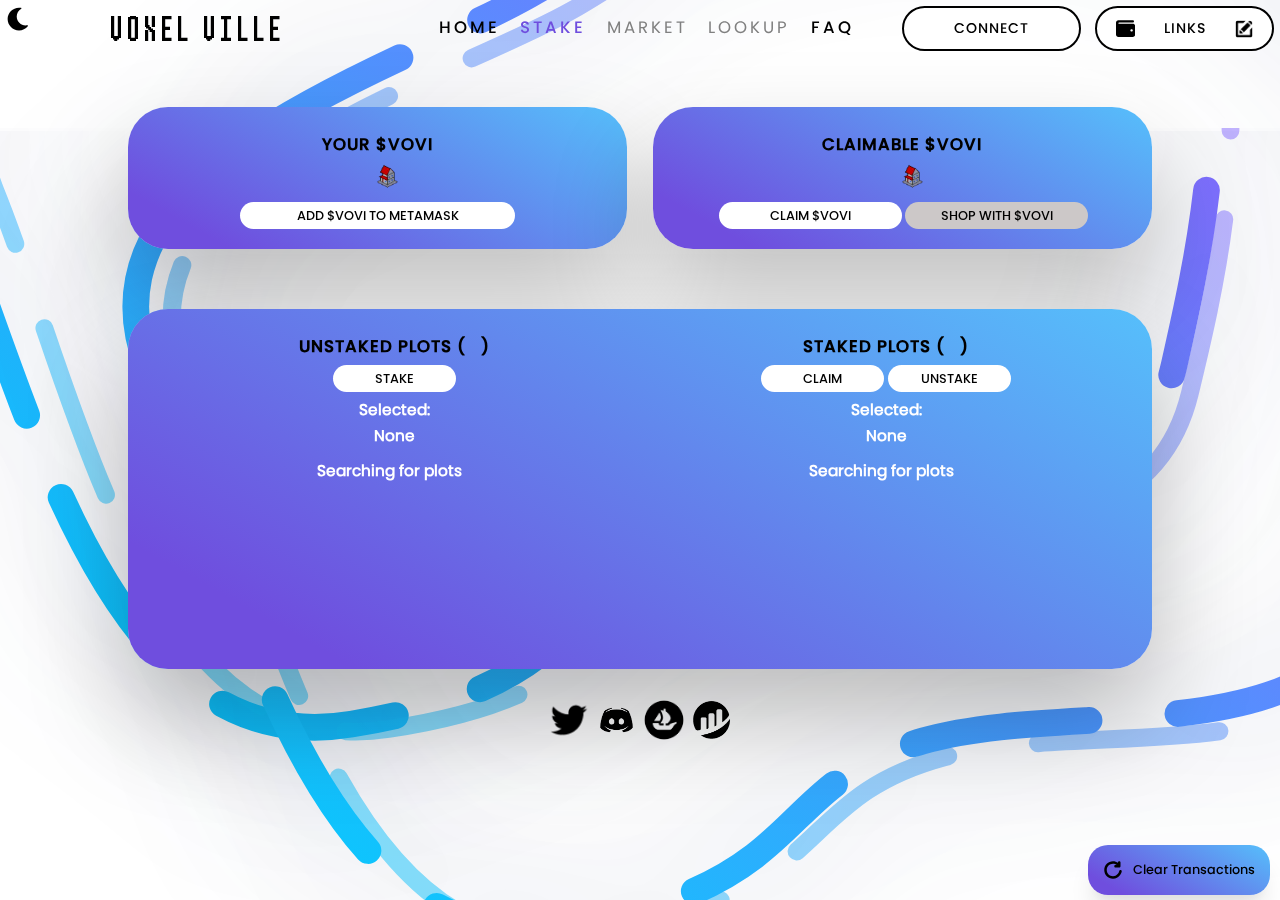
<file: index.html>
<!DOCTYPE html>
<html data-wf-page="611d0d9b752438d09b44e08e" data-wf-site="611d0d9b752438eba744e08d">

<head>
   <meta charset="utf-8">
   <title>Voxel Ville | STAKE</title>
   <meta content="Stake plots and avatars to earn $VOVI." name="description">
   <meta content="Voxel Ville | STAKE" property="og:title">
   <meta content="Stake plots and avatars to earn $VOVI." property="og:description">
   <meta content="Voxel Ville | STAKE" property="twitter:title">
   <meta content="Stake plots and avatars to earn $VOVI." property="twitter:description">
   <meta property="og:type" content="website">
   <meta property="og:image"
      content="https://github.com/saintmaxi/voxelville-market-dev/blob/main/images/big-icon.png?raw=true">
   <meta property="og:image:width" content="1000">
   <meta property="og:image:height" content="1000">
   <meta name="twitter:image"
      content="https://github.com/saintmaxi/voxelville-market-dev/blob/main/images/big-icon.png?raw=true" />
   <meta content="width=device-width, initial-scale=1" name="viewport">
   <meta content="Webflow" name="generator">
   <link href="css/voxel-ville.css" rel="stylesheet" type="text/css">
   <link href="css/normalize.css" rel="stylesheet" type="text/css">
   <link href="css/index.css" rel="stylesheet" type="text/css">
   <link href="css/mint.css" rel="stylesheet" type="text/css">
   <link href="css/vovi.css" rel="stylesheet" type="text/css">
   <link href="css/dark.css" rel="stylesheet" type="text/css">
   <script
      type="text/javascript">!function (o, c) { var n = c.documentElement, t = " w-mod-"; n.className += t + "js", ("ontouchstart" in o || o.DocumentTouch && c instanceof DocumentTouch) && (n.className += t + "touch") }(window, document);</script>
   <link href="https://github.com/saintmaxi/voxelville-market-dev/blob/main/images/tab-icon.png?raw=true"
      rel="shortcut icon" type="image/x-icon">
   <link href="https://github.com/saintmaxi/voxelville-market-dev/blob/main/images/tab-cion.png?raw=true"
      rel="apple-touch-icon">
</head>

<body class="body">
   <img id="dark-mode-toggle" class="hide-on-mobile" onclick="toggleDarkMode()" src="images/moon-solid.svg">
   <div id="top">
      <div id="title-section" class="header hide-on-mobile">
         <div id="title">
            <a href="https://www.voxelville.io/" class="title-link">VOXEL VILLE</a>
         </div>
      </div>
      <div id="header" class="header hide-on-mobile">
         <div class="header-menu">
            <a href="https://www.voxelville.io/" class="link">
               HOME
            </a>
         </div>
         <div class="header-menu">
            <a href="./index.html" class="link active">
               STAKE
            </a>
         </div>
         <div class="header-menu" style="color:grey !important;">
            <!-- <a href="#" class="link"> -->
            MARKET
            <!-- </a> -->
         </div>
         <div class="header-menu" style="color:grey !important;">
            <!-- <a href="#" class="link"> -->
            LOOKUP
            <!-- </a> -->
         </div>
         <div class="header-menu">
            <a href="./faq.html" class="link">
               FAQ
            </a>
         </div>
      </div>
      <div id="desktop-wallet-connect-div">
         <button class="button hide-on-mobile clickable" id="account" href="#" onclick=connect()>
            <span id="account-text">CONNECT</span>
         </button>
         <button class="button hide-on-mobile" id="discord" onclick="openLinksPrompt()">
            <svg id="discord-img" xmlns="http://www.w3.org/2000/svg" viewBox="0 0 512 512">
               <!--! Font Awesome Pro 6.1.2 by @fontawesome - https://fontawesome.com License - https://fontawesome.com/license (Commercial License) Copyright 2022 Fonticons, Inc. -->
               <path
                  d="M448 32C465.7 32 480 46.33 480 64C480 81.67 465.7 96 448 96H80C71.16 96 64 103.2 64 112C64 120.8 71.16 128 80 128H448C483.3 128 512 156.7 512 192V416C512 451.3 483.3 480 448 480H64C28.65 480 0 451.3 0 416V96C0 60.65 28.65 32 64 32H448zM416 336C433.7 336 448 321.7 448 304C448 286.3 433.7 272 416 272C398.3 272 384 286.3 384 304C384 321.7 398.3 336 416 336z" />
            </svg>
            <span id="discord-text">LINKS</span>
            <img id="edit-img" src="./images/edit.png">
         </button>
      </div>
      <div id="mobile-wallet-connect-div" class="hide-on-desktop">
         <button id="mobile-account" href="#" class="button" onclick=connect()>
            <span id="mobile-account-text">CONNECT</span>
         </button>
         <button class="button" id="discord-mobile" onclick="openLinksPrompt()">
            <svg id="discord-img" xmlns="http://www.w3.org/2000/svg" viewBox="0 0 512 512">
               <!--! Font Awesome Pro 6.1.2 by @fontawesome - https://fontawesome.com License - https://fontawesome.com/license (Commercial License) Copyright 2022 Fonticons, Inc. -->
               <path
                  d="M448 32C465.7 32 480 46.33 480 64C480 81.67 465.7 96 448 96H80C71.16 96 64 103.2 64 112C64 120.8 71.16 128 80 128H448C483.3 128 512 156.7 512 192V416C512 451.3 483.3 480 448 480H64C28.65 480 0 451.3 0 416V96C0 60.65 28.65 32 64 32H448zM416 336C433.7 336 448 321.7 448 304C448 286.3 433.7 272 416 272C398.3 272 384 286.3 384 304C384 321.7 398.3 336 416 336z" />
            </svg>
            <span id="discord-text-mobile">LINKS</span>
            <img id="edit-img" src="./images/edit.png">
         </button>
         <button id="navbar" href="#" class="button" onclick="toggleMenu()"></button>
      </div>
      <div id="expand-container">
         <div id="mobile-nav-menu" class="collapsed">
            <div id="header" class="header hide-on-desktop">
               <div class="header-menu">
                  <a href="https://www.voxelville.io/" class="link">
                     HOME
                  </a>
               </div>
               <div class="header-menu">
                  <a href="./index.html" class="link active">
                     STAKE
                  </a>
               </div>
               <div class="header-menu" style="color:grey !important;">
                  <!-- <a href="#" class="link"> -->
                  MARKET
                  <!-- </a> -->
               </div>
               <div class="header-menu" style="color:grey !important;">
                  <!-- <a href="#" class="link"> -->
                  LOOKUP
                  <!-- </a> -->
               </div>
               <div class="header-menu">
                  <a href="./faq.html" class="link">
                     FAQ
                  </a>
               </div>
            </div>
            <img id="dark-mode-toggle-mobile" class="hide-on-desktop" onclick="toggleDarkMode()"
               src="images/moon-solid.svg">
            <div class="hide-on-desktop" id="socials">
               <a href="https://twitter.com/VilleVoxel" target="_blank" class="twitter link w-inline-block">
                  <img src="images/twitter-white.png" loading="lazy" alt="">
               </a>
               <a href="https://discord.gg/voxelville" target="_blank" class="discord link w-inline-block">
                  <img src="images/dc-black.png" loading="lazy" alt="">
               </a>
               <a href="https://opensea.io/collection/voxel-ville-official" target="_blank"
                  class="opensea link w-inline-block">
                  <img src="images/os-black.png" loading="lazy" alt=""
                     style="background-color: transparent;border-radius: 50%;">
               </a>
               <a href="https://etherscan.io/address/0x31C823260528bA98E3bf797b2add2302Af097392#code" target="_blank"
                  class="etherscan link w-inline-block">
                  <img src="images/etherscan-black.png" loading="lazy" alt="" style="border-radius: 50%;">
               </a>
            </div>
         </div>
      </div>
   </div>
   <div class="section">
      <div id="vovi-balances">
         <div id="your-vovi-container" class="box vovi-balance-container">
            <h2 class="text-primary">YOUR $VOVI</h2>
            <h2><span id="your-vovi"><span class="one">.</span><span class="two">.</span><span
                     class="three">.</span></span> <img src="images/coin.png" class="coco-icon"></h2>
            <button class="button" onclick="importVoviToWallet()">ADD $VOVI TO METAMASK</button>
         </div>
         <div class="box vovi-balance-container">
            <h2 class="text-primary">CLAIMABLE $VOVI</h2>
            <h2><span id="claimable-vovi"><span class="one">.</span><span class="two">.</span><span
                     class="three">.</span></span> <img src="images/coin.png" class="coco-icon"></h2>
            <div id="claim-buttons">
               <button class="button stake-action-button" onclick="claimAll()">CLAIM $VOVI</button>
               <button class="button" onmouseover="this.innerHTML='COMING SOON...'"
                  onmouseleave="this.innerHTML='SHOP WITH $VOVI'">SHOP WITH $VOVI</button>
            </div>
         </div>
      </div>
   </div>
   <div id="your-asset-section" class="container box">
      <div class="staking-section asset-wrapper">
         <h2 class="text-primary">UNSTAKED PLOTS (<span id="your-assets-num"><span class="one">.</span><span
                  class="two">.</span><span class="three">.</span></span>)</h2>
         <div class="stake-buttons">
            <button id="stakeSelectedButton" href="#" class="button stake-action-button" onclick="openStakingPrompt()">STAKE</button>
            <!-- <button id="stakeAllButton" href="#" class="button" onclick="stakeAll()">STAKE ALL</button> -->
         </div>
         <div style="text-align: center;">
            <h3 class="selected">Selected:</h3>
            <h3 class="selected" id="selected-for-staking">None</h3>
         </div>
         <div id="available-assets-images" style="margin-top:0;width:100%;">
            <h3>Searching <span class="hide-on-mobile">for plots</span><span class="one">.</span><span
                  class="two">.</span><span class="three">.</span></h3>
         </div>
      </div>
      <div class="staking-section asset-wrapper">
         <h2 class="text-primary">STAKED PLOTS (<span id="your-staked-assets-num"><span class="one">.</span><span
                  class="two">.</span><span class="three">.</span></span>)</h2>
         <div class="stake-buttons">
            <button id="claimSelectedButton" href="#" class="button stake-action-button" onclick="claimByIds()">CLAIM</button>
            <!-- <button id="claimAllButton" href="#" class="button" onclick="claimAll()">CLAIM ALL</button><br> -->
            <button id="unstakeSelectedButton" href="#" class="button stake-action-button" onclick="unstakeByIds()">UNSTAKE</button>
            <!-- <button id="unstakeAllButton" href="#" class="button" onclick="unstakeAll()">UNSTAKE ALL</button> -->
         </div>
         <div style="text-align: center;">
            <h3 class="selected">Selected:</h3>
            <h3 class="selected" id="selected-for-unstaking">None</h3>
         </div>
         <div id="staked-assets-images" style="margin-top:0;width:100%;">
            <h3>Searching <span class="hide-on-mobile">for plots</span><span class="one">.</span><span
                  class="two">.</span><span class="three">.</span></h3>
         </div>
      </div>
   </div>
   <div>
      <div class="section body-section footer wf-section">
         <div class="container w-container footer-section">
            <div id="bottom-socials">
               <a href="https://twitter.com/VilleVoxel" target="_blank" class="twitter link">
                  <img src="images/twitter-white.png" loading="lazy" alt="">
               </a>
               <a href="https://discord.gg/voxelville" target="_blank" class="discord link">
                  <img src="images/dc-black.png" loading="lazy" alt="">
               </a>
               <a href="https://opensea.io/collection/voxel-ville-official" target="_blank" class="opensea link">
                  <img src="images/os-black.png" loading="lazy" alt="">
               </a>
               <a href="https://etherscan.io/address/0x31C823260528bA98E3bf797b2add2302Af097392#code" target="_blank"
                  class="etherscan link w-inline-block">
                  <img class="etherscan" src="images/etherscan-black.png" loading="lazy" alt=""
                     style="border-radius: 50%;">
               </a>
            </div>
         </div>
      </div>
   </div>
   <img src="images/line.svg" loading="lazy" alt="" class="banner-img fixed-banner hide-on-desktop">
   <img src="images/line2.svg" loading="lazy" alt="" class="banner-img fixed-banner hide-on-desktop">
   <img src="images/line3.svg" loading="lazy" alt="" class="banner-img fixed-banner hide-on-desktop">
   <img src="images/line4.svg" loading="lazy" alt="" class="banner-img fixed-banner hide-on-desktop">
   <img src="images/line.svg" loading="lazy" alt="" class="banner-img fixed-banner hide-on-mobile">
   <img src="images/line2.svg" loading="lazy" alt="" class="banner-img fixed-banner hide-on-mobile">
   <img src="images/line3.svg" loading="lazy" alt="" class="banner-img fixed-banner hide-on-mobile">
   <img src="images/line4.svg" loading="lazy" alt="" class="banner-img fixed-banner hide-on-mobile">
   <div id="pending-transactions"></div>
   <div class="refresh-cache" id="clear-button" onclick="clearPendingTxs()">
      <svg xmlns="http://www.w3.org/2000/svg" xml:space="preserve" id="Layer_1" version="1.1" viewBox="0 0 32 32"><path d="M28 16c-1.219 0-1.797.859-2 1.766C25.269 21.03 22.167 26 16 26c-5.523 0-10-4.478-10-10S10.477 6 16 6c2.24 0 4.295.753 5.96 2H20c-1.104 0-2 .896-2 2s.896 2 2 2h6c1.104 0 2-.896 2-2V4c0-1.104-.896-2-2-2s-2 .896-2 2v.518C21.733 2.932 18.977 2 16 2 8.268 2 2 8.268 2 16s6.268 14 14 14c9.979 0 14-9.5 14-11.875C30 16.672 28.938 16 28 16z"/></svg>
      <div>Clear Transactions</div>
   </div>
   <script src="https://d3e54v103j8qbb.cloudfront.net/js/jquery-3.5.1.min.dc5e7f18c8.js?site=611d0d9b752438eba744e08d"
      type="text/javascript" integrity="sha256-9/aliU8dGd2tb6OSsuzixeV4y/faTqgFtohetphbbj0="
      crossorigin="anonymous"></script>
   <script type="application/javascript" src="https://cdn-cors.ethers.io/lib/ethers-5.5.1.umd.min.js"></script>
   <link href="css/webflow.css" rel="stylesheet" type="text/css">
   <script src="./scripts/utils.js"></script>
   <script src="./scripts/links.js"></script>
   <script src="./scripts/voviEthers.js"></script>
</body>

</html>
</file>
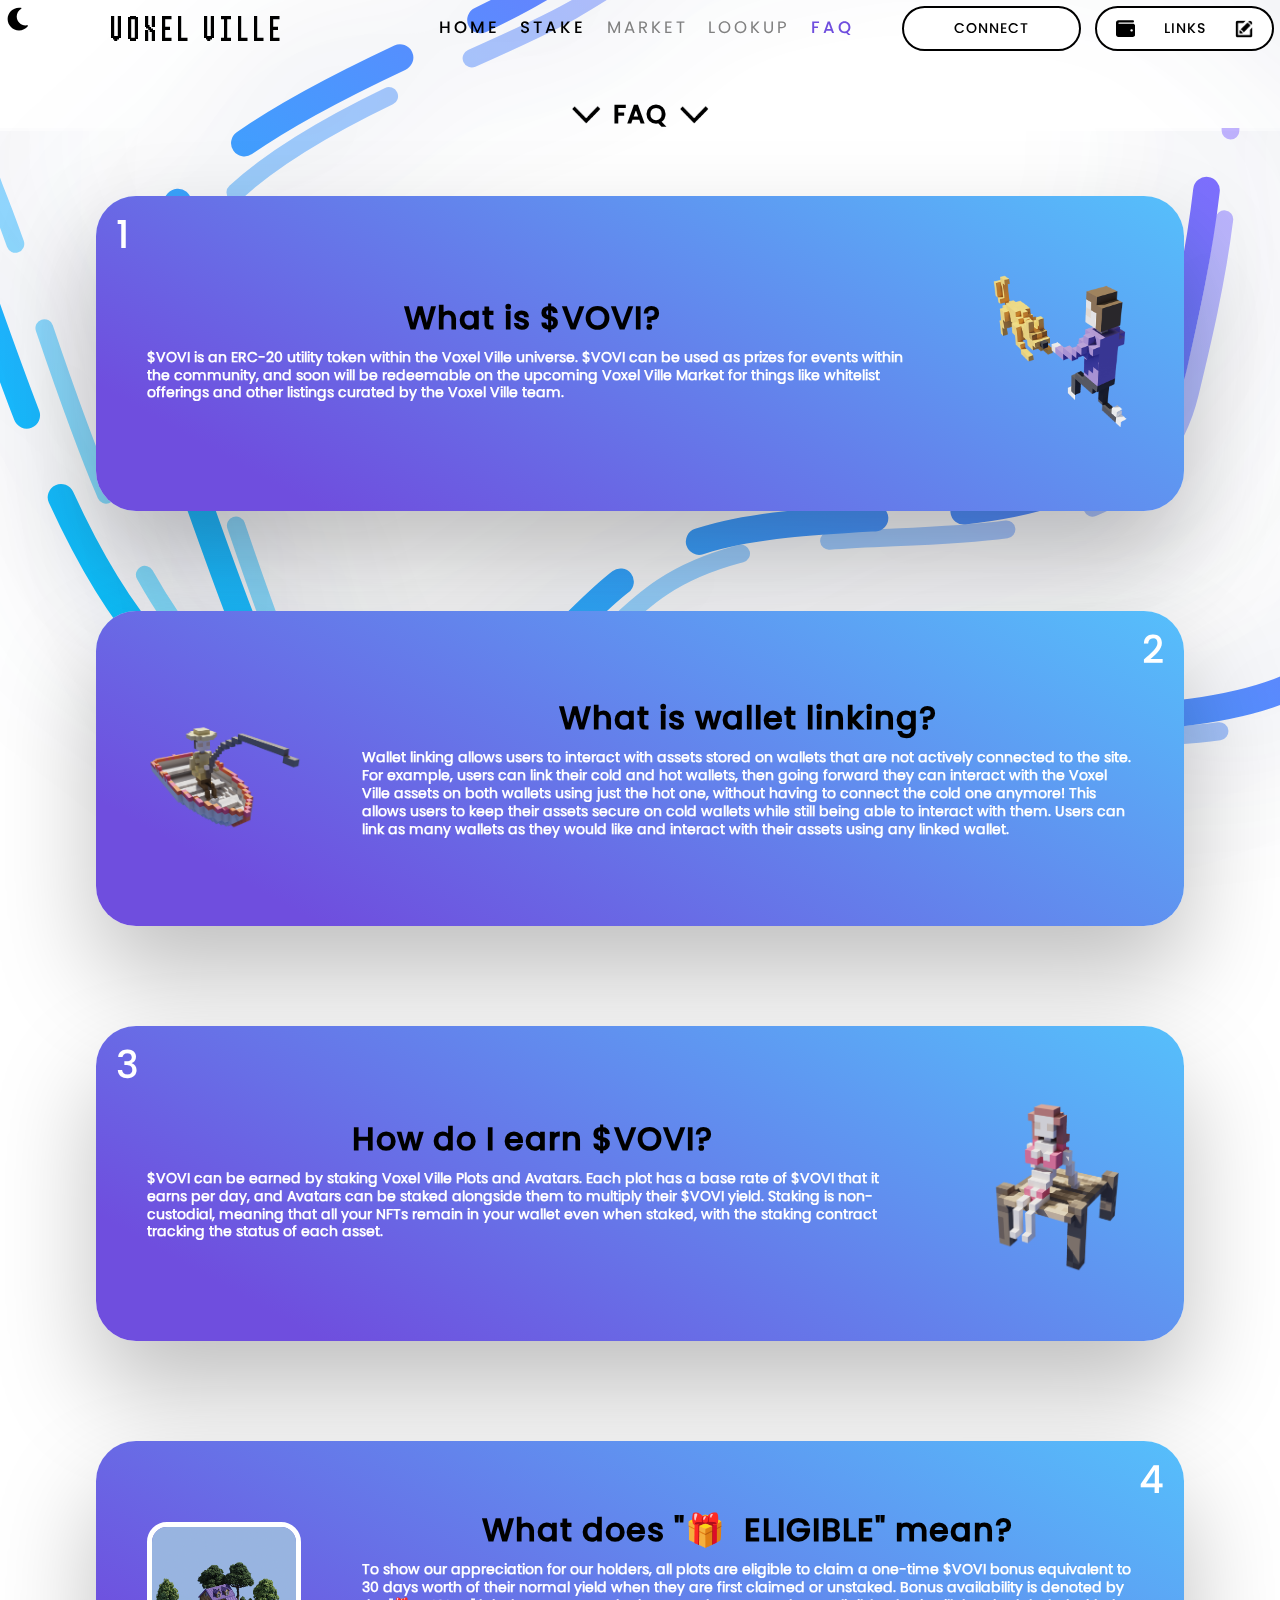
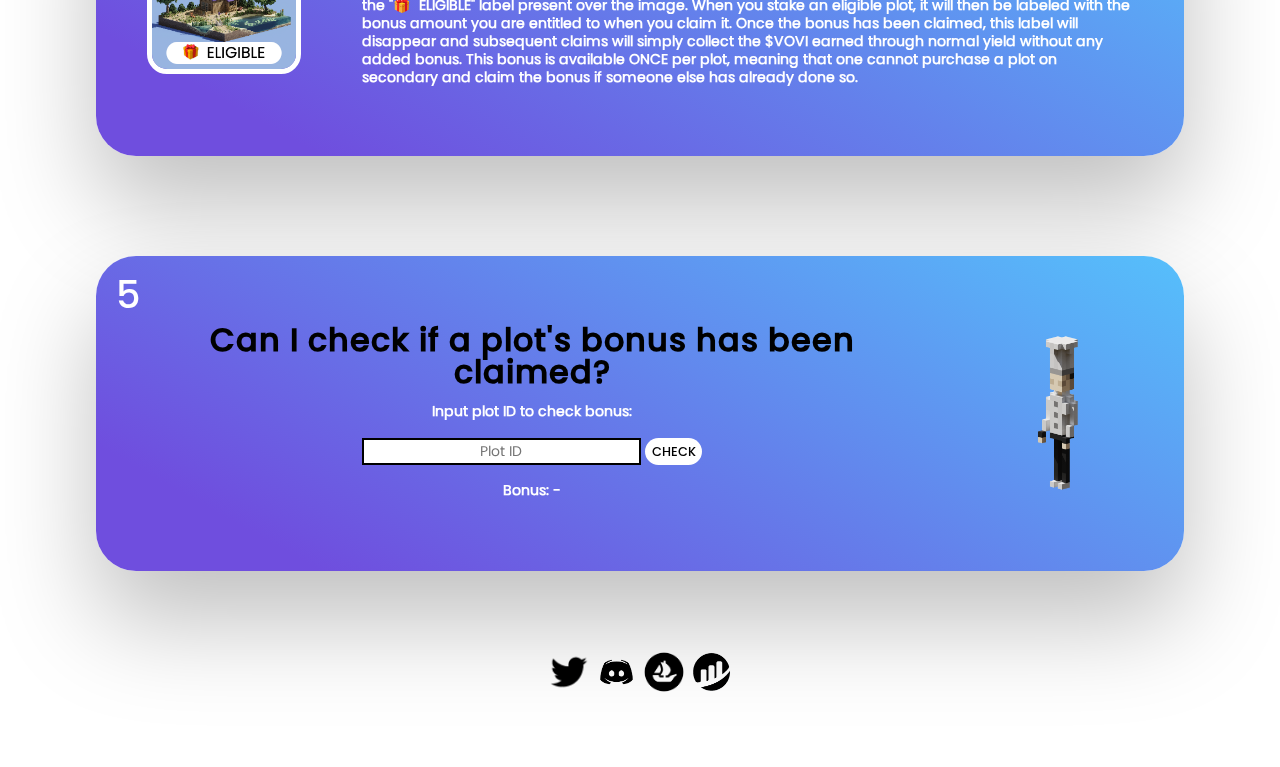
<file: faq.html>
<!DOCTYPE html>
<html data-wf-page="611d0d9b752438d09b44e08e" data-wf-site="611d0d9b752438eba744e08d">

<head>
   <meta charset="utf-8">
   <title>Voxel Ville | FAQ</title>
   <meta content="Spend $VOVI on listings curated by the Voxel Ville team." name="description">
   <meta content="Voxel Ville | FAQ" property="og:title">
   <meta content="Spend $VOVI on listings curated by the Voxel Ville team." property="og:description">
   <meta content="Voxel Ville | FAQ" property="twitter:title">
   <meta content="Spend $VOVI on listings curated by the Voxel Ville team." property="twitter:description">
   <meta property="og:type" content="website">
   <meta property="og:image"
      content="https://github.com/saintmaxi/voxelville-market-dev/blob/main/images/big-icon.png?raw=true">
   <meta property="og:image:width" content="1000">
   <meta property="og:image:height" content="1000">
   <meta name="twitter:image"
      content="https://github.com/saintmaxi/voxelville-market-dev/blob/main/images/big-icon.png?raw=true" />
   <meta content="width=device-width, initial-scale=1" name="viewport">
   <meta content="Webflow" name="generator">
   <link href="css/voxel-ville.css" rel="stylesheet" type="text/css">
   <link href="css/normalize.css" rel="stylesheet" type="text/css">
   <link href="css/index.css" rel="stylesheet" type="text/css">
   <link href="css/mint.css" rel="stylesheet" type="text/css">
   <link href="css/faq.css" rel="stylesheet" type="text/css">
   <link href="css/dark.css" rel="stylesheet" type="text/css">
   <script
      type="text/javascript">!function (o, c) { var n = c.documentElement, t = " w-mod-"; n.className += t + "js", ("ontouchstart" in o || o.DocumentTouch && c instanceof DocumentTouch) && (n.className += t + "touch") }(window, document);</script>
   <link href="https://github.com/saintmaxi/voxelville-market-dev/blob/main/images/tab-icon.png?raw=true"
      rel="shortcut icon" type="image/x-icon">
   <link href="https://github.com/saintmaxi/voxelville-market-dev/blob/main/images/tab-cion.png?raw=true"
      rel="apple-touch-icon">
</head>

<body class="body">
   <img id="dark-mode-toggle" class="hide-on-mobile" onclick="toggleDarkMode()" src="images/moon-solid.svg">
   <div id="top">
      <div id="title-section" class="header hide-on-mobile">
         <div id="title">
            <a href="https://www.voxelville.io/" class="title-link">VOXEL VILLE</a>
         </div>
      </div>
      <div id="header" class="header hide-on-mobile">
         <div class="header-menu">
            <a href="https://www.voxelville.io/" class="link">
               HOME
            </a>
         </div>
         <div class="header-menu">
            <a href="./index.html" class="link">
               STAKE
            </a>
         </div>
         <div class="header-menu" style="color:grey !important;">
            <!-- <a href="#" class="link"> -->
            MARKET
            <!-- </a> -->
         </div>
         <div class="header-menu" style="color:grey !important;">
            <!-- <a href="#" class="link"> -->
            LOOKUP
            <!-- </a> -->
         </div>
         <div class="header-menu">
            <a href="./faq.html" class="link active">
               FAQ
            </a>
         </div>
      </div>
      <div id="desktop-wallet-connect-div">
         <button class="button hide-on-mobile clickable" id="account" href="#" onclick=connect()>
            <span id="account-text">CONNECT</span>
         </button>
         <button class="button hide-on-mobile" id="discord" onclick="openLinksPrompt()">
            <svg id="discord-img" xmlns="http://www.w3.org/2000/svg" viewBox="0 0 512 512">
               <!--! Font Awesome Pro 6.1.2 by @fontawesome - https://fontawesome.com License - https://fontawesome.com/license (Commercial License) Copyright 2022 Fonticons, Inc. -->
               <path
                  d="M448 32C465.7 32 480 46.33 480 64C480 81.67 465.7 96 448 96H80C71.16 96 64 103.2 64 112C64 120.8 71.16 128 80 128H448C483.3 128 512 156.7 512 192V416C512 451.3 483.3 480 448 480H64C28.65 480 0 451.3 0 416V96C0 60.65 28.65 32 64 32H448zM416 336C433.7 336 448 321.7 448 304C448 286.3 433.7 272 416 272C398.3 272 384 286.3 384 304C384 321.7 398.3 336 416 336z" />
            </svg>
            <span id="discord-text">LINKS</span>
            <img id="edit-img" src="./images/edit.png">
         </button>
      </div>
      <div id="mobile-wallet-connect-div" class="hide-on-desktop">
         <button id="mobile-account" href="#" class="button" onclick=connect()>
            <span id="mobile-account-text">CONNECT</span>
         </button>
         <button class="button" id="discord-mobile" onclick="openLinksPrompt()">
            <svg id="discord-img" xmlns="http://www.w3.org/2000/svg" viewBox="0 0 512 512">
               <!--! Font Awesome Pro 6.1.2 by @fontawesome - https://fontawesome.com License - https://fontawesome.com/license (Commercial License) Copyright 2022 Fonticons, Inc. -->
               <path
                  d="M448 32C465.7 32 480 46.33 480 64C480 81.67 465.7 96 448 96H80C71.16 96 64 103.2 64 112C64 120.8 71.16 128 80 128H448C483.3 128 512 156.7 512 192V416C512 451.3 483.3 480 448 480H64C28.65 480 0 451.3 0 416V96C0 60.65 28.65 32 64 32H448zM416 336C433.7 336 448 321.7 448 304C448 286.3 433.7 272 416 272C398.3 272 384 286.3 384 304C384 321.7 398.3 336 416 336z" />
            </svg>
            <span id="discord-text-mobile">LINKS</span>
            <img id="edit-img" src="./images/edit.png">
         </button>
         <button id="navbar" href="#" class="button" onclick="toggleMenu()"></button>
      </div>
      <div id="expand-container">
         <div id="mobile-nav-menu" class="collapsed">
            <div id="header" class="header hide-on-desktop">
               <div class="header-menu">
                  <a href="https://www.voxelville.io/" class="link">
                     HOME
                  </a>
               </div>
               <div class="header-menu">
                  <a href="./index.html" class="link">
                     STAKE
                  </a>
               </div>
               <div class="header-menu" style="color:grey !important;">
                  <!-- <a href="#" class="link"> -->
                  MARKET
                  <!-- </a> -->
               </div>
               <div class="header-menu" style="color:grey !important;">
                  <!-- <a href="#" class="link"> -->
                  LOOKUP
                  <!-- </a> -->
               </div>
               <div class="header-menu">
                  <a href="./faq.html" class="link active">
                     FAQ
                  </a>
               </div>
            </div>
            <img id="dark-mode-toggle-mobile" class="hide-on-desktop" onclick="toggleDarkMode()"
               src="images/moon-solid.svg">
            <div class="hide-on-desktop" id="socials">
               <a href="https://twitter.com/VilleVoxel" target="_blank" class="twitter link w-inline-block">
                  <img src="images/twitter-white.png" loading="lazy" alt="">
               </a>
               <a href="https://discord.gg/voxelville" target="_blank" class="discord link w-inline-block">
                  <img src="images/dc-black.png" loading="lazy" alt="">
               </a>
               <a href="https://opensea.io/collection/voxel-ville-official" target="_blank"
                  class="opensea link w-inline-block">
                  <img src="images/os-black.png" loading="lazy" alt=""
                     style="background-color: transparent;border-radius: 50%;">
               </a>
               <a href="https://etherscan.io/address/0x31C823260528bA98E3bf797b2add2302Af097392#code" target="_blank"
                  class="etherscan link w-inline-block">
                  <img src="images/etherscan-black.png" loading="lazy" alt="" style="border-radius: 50%;">
               </a>
            </div>
         </div>
      </div>
   </div>
   <h1 id="roadmap" class="text-primary">
      <img class="down-arrow" src="images/down-arrow-black.png"> FAQ <img class="down-arrow"
         src="images/down-arrow-black.png">
   </h1>
   <!-- <div class="section body-section body-1 wf-section">
      <div id="about" class="container w-container box">
         <span class="left-number">1</span>
         <div id="about-text-desktop-1" class="hide-on-mobile">
            <h2 class="text-primary">What is Voxel Ville Market?</h2>
            <p style="margin-bottom: 17px;">
               Voxel Ville Market will be an outlet for holders to spend the $VOVI token they earn from holding Voxel
               Ville
               NFTs. Market listings can include things like whitelist offerings from other projects which allow a
               guaranteed mint for users that purchase a spot.
            </p>
         </div>
         <h1 class="hide-on-desktop text-primary">What is Voxel Ville Market?</h1>
         <div id="about-gif">
            <img id="wc-gif" src="images/pet.png" style="width: 100%;">
         </div>
         <div id="about-text-mobile" class="hide-on-desktop">
            <p>
               Voxel Ville Market will be an outlet for holders to spend the $VOVI token they earn from holding Voxel
               Ville
               NFTs. Market listings can include things like whitelist offerings from other projects which allow a
               guaranteed mint for users that purchase a spot.
            </p>
         </div>
      </div>
   </div> -->
   <div class="section body-section body-1 wf-section">
      <div id="about" class="container w-container box">
         <span class="left-number">1</span>
         <div id="about-text-desktop-1" class="hide-on-mobile">
            <h2 class="text-primary">What is $VOVI?</h2>
            <p style="margin-bottom: 17px;">
               $VOVI is an ERC-20 utility token within the Voxel Ville universe. $VOVI can be used as prizes for events
               within the community, and soon will be redeemable on the upcoming Voxel Ville Market for things like
               whitelist offerings and other listings curated by the Voxel Ville team.
            </p>
         </div>
         <h1 class="hide-on-desktop text-primary">What is $VOVI?</h1>
         <div id="about-gif">
            <img id="wc-gif" src="images/pet.png" style="width: 100%;">
         </div>
         <div id="about-text-mobile" class="hide-on-desktop">
            <p>
               $VOVI is an ERC-20 utility token within the Voxel Ville universe. $VOVI can be used as prizes for events
               within the community, and soon will be redeemable on the upcoming Voxel Ville Market for things like
               whitelist offerings and other listings curated by the Voxel Ville team.
            </p>
         </div>
      </div>
   </div>
   <!-- <div class="section body-section body-1 wf-section">
      <div id="about" class="container w-container box">
         <div class="right-number">2</div>
         <h1 class="hide-on-desktop text-primary">How do I purchase listings?</h1>
         <div id="about-gif">
            <img id="wc-gif" src="images/boat.png" style="width: 100%;">
         </div>
         <div id="about-text-desktop-2" class="hide-on-mobile">
            <h2 class="text-primary">How do I purchase listings?</h2>
            <p>
               First, approve the market contract to spend your $VOVI. Be sure to also set a Discord ID for your
               connected wallet using the button in the top right. Once those steps are completed, you can click the
               purchase button on any listing and approve the transaction to buy.
            </p>
         </div>
         <div id="about-text-mobile" class="hide-on-desktop">
            <p>
               First, approve the market contract to spend your $VOVI. Be sure to also set a Discord ID for your
               connected wallet using the button in the top right. Once those steps are completed, you can click the
               purchase button on any listing and approve the transaction to buy.
            </p>
         </div>
      </div>
   </div> -->
   <div class="section body-section body-1 wf-section">
      <div id="about" class="container w-container box">
         <div class="right-number">2</div>
         <h1 class="hide-on-desktop text-primary">What is wallet linking?</h1>
         <div id="about-gif">
            <img id="wc-gif" src="images/boat.png" style="width: 100%;">
         </div>
         <div id="about-text-desktop-2" class="hide-on-mobile">
            <h2 class="text-primary">What is wallet linking?</h2>
            <p>
               Wallet linking allows users to interact with assets stored on wallets that are not actively connected to
               the site. For example, users can link their cold and hot wallets, then going forward they can interact
               with the Voxel Ville assets on both wallets using just the hot one, without having to connect the cold
               one anymore! This allows users to keep their assets secure on cold wallets while still being able to
               interact with them. Users can link as many wallets as they would like and interact with their assets
               using any linked wallet.
            </p>
         </div>
         <div id="about-text-mobile" class="hide-on-desktop">
            <p>
               Wallet linking allows users to interact with assets stored on wallets that are not actively connected to
               the site. For example, users can link their cold and hot wallets, then going forward they can interact
               with the Voxel Ville assets on both wallets using just the hot one, without having to connect the cold
               one anymore! This allows users to keep their assets secure on cold wallets while still being able to
               interact with them. Users can link as many wallets as they would like and interact with their assets
               using any linked wallet.
            </p>
         </div>
      </div>
   </div>
   <!-- <div class="section body-section body-1 wf-section">
      <div id="about" class="container w-container box">
         <span class="left-number">3</span>
         <div id="about-text-desktop-1" class="hide-on-mobile">
            <h2 class="text-primary">How do I purchase listings?</h2>
            <p style="margin-bottom: 17px;">
               First, approve the market contract to spend your $VOVI. Be sure to also set a Discord ID for your
               connected wallet using the button in the top right. Once those steps are completed, you can click the
               purchase button on any listing and approve the transaction to buy.
            </p>
         </div>
         <h1 class="hide-on-desktop text-primary">How do I purchase listings?</h1>
         <div id="about-gif">
            <img id="wc-gif" src="images/dock.png" style="width: 100%;">
         </div>
         <div id="about-text-mobile" class="hide-on-desktop">
            <p>
               First, approve the market contract to spend your $VOVI. Be sure to also set a Discord ID for your
               connected wallet using the button in the top right. Once those steps are completed, you can click the
               purchase button on any listing and approve the transaction to buy.
            </p>
         </div>
      </div>
   </div> -->
   <div class="section body-section body-1 wf-section">
      <div id="about" class="container w-container box">
         <span class="left-number">3</span>
         <div id="about-text-desktop-1" class="hide-on-mobile">
            <h2 class="text-primary">How do I earn $VOVI?</h2>
            <p style="margin-bottom: 17px;">
               $VOVI can be earned by staking Voxel Ville Plots and Avatars. Each plot has a base rate of $VOVI that it
               earns per day, and Avatars can be staked alongside them to multiply their $VOVI yield. Staking is
               non-custodial, meaning that all your NFTs remain in your wallet even when staked, with the staking
               contract tracking the status of each asset.
            </p>
         </div>
         <h1 class="hide-on-desktop text-primary">How do I earn $VOVI?</h1>
         <div id="about-gif">
            <img id="wc-gif" src="images/dock.png" style="width: 100%;">
         </div>
         <div id="about-text-mobile" class="hide-on-desktop">
            <p>
               $VOVI can be earned by staking Voxel Ville Plots and Avatars. Each plot has a base rate of $VOVI that it
               earns per day, and Avatars can be staked alongside them to multiply their $VOVI yield. Staking is
               non-custodial, meaning that all your NFTs remain in your wallet even when staked, with the staking
               contract tracking the status of each asset.
            </p>
         </div>
      </div>
   </div>
   <div class="section body-section body-1 wf-section">
      <div id="about" class="container w-container box">
         <div class="right-number">4</div>
         <h1 class="hide-on-desktop text-primary">What does "🎁&nbsp ELIGIBLE" mean?</h1>
         <div id="about-gif">
            <img id="wc-gif" src="images/gift-eligible.png" style="width: 100%;border-radius: 20px;border: 5px solid white;">
         </div>
         <div id="about-text-desktop-2" class="hide-on-mobile">
            <h2 class="text-primary">What does "🎁&nbsp ELIGIBLE" mean?</h2>
            <p>
               To show our appreciation for our holders, all plots are eligible to claim a one-time $VOVI bonus equivalent to 30 days worth of their normal yield when they are first claimed or unstaked.
                Bonus availability is denoted by the "🎁&nbsp ELIGIBLE" label present over the image. When you stake an eligible plot, it will then be labeled with the bonus amount you are entitled to when you claim it.
                 Once the bonus has been claimed, this label will disappear and subsequent claims will simply collect the $VOVI earned through normal yield without any added bonus. This bonus is available 
                 ONCE per plot, meaning that one cannot purchase a plot on secondary and claim the bonus if someone else has already done so.
            </p>
         </div>
         <div id="about-text-mobile" class="hide-on-desktop">
            <p>
               To show our appreciation for our holders, all plots are eligible to claim a one-time $VOVI bonus equivalent to 30 days worth of their normal yield when they are first claimed or unstaked.
               Bonus availability is denoted by the "🎁&nbsp ELIGIBLE" label present over the image. When you stake an eligible plot, it will then be labeled with the bonus amount you are entitled to when you claim it.
                Once the bonus has been claimed, this label will disappear and subsequent claims will simply collect the $VOVI earned through normal yield without any added bonus. This bonus is available 
                ONCE per plot, meaning that one cannot purchase a plot on secondary and claim the bonus if someone else has already done so.
            </p>
         </div>
      </div>
   </div>
   <div class="section body-section body-1 wf-section">
      <div id="about" class="container w-container box">
         <span class="left-number">5</span>
         <div id="about-text-desktop-1" class="hide-on-mobile">
            <h2 class="text-primary">Can I check if a plot's bonus has been claimed?</h2>
            <p style="margin-bottom: 17px;text-align: center;">
               Input plot ID to check bonus:
            </p>
            <input id="plot-input-desktop" style="color:black;text-align: center;" inputmode="numeric" placeholder="Plot ID">
            <button class="button" onclick="getBonusForId()">&nbspCHECK&nbsp</button>
            <p style="margin-top:17px;margin-bottom: 17px;text-align: center;">
               Bonus: <span id="bonus-available-desktop">-</span>
            </p>
         </div>
         <h1 class="hide-on-desktop text-primary">Can I check if a plot's bonus has been claimed?</h1>
         <div id="about-gif">
            <img id="wc-gif" src="images/vox.png" style="width: 100%;">
         </div>
         <div id="about-text-mobile" class="hide-on-desktop">
            <p style="margin-bottom: 17px;text-align: center;">
               Input plot ID to check bonus:
            </p>
            <input id="plot-input-mobile" style="color:black;text-align: center;" inputmode="numeric" placeholder="Plot ID">
            <button class="button" onclick="getBonusForId()">&nbspCHECK&nbsp</button>
            <p style="margin-top:17px;margin-bottom: 17px;text-align: center;">
               Bonus: <span id="bonus-available-mobile">-</span>
            </p>
         </div>
      </div>
   </div>

   <!-- <div class="section body-section body-1 wf-section">
      <div id="about" class="container w-container box">
         <span class="left-number">3</span>
         <div id="about-text-desktop-1" class="hide-on-mobile">
            <h2 class="text-primary">Why do you need my Discord ID?</h2>
            <p style="margin-bottom: 17px;">
               Many projects that give us whitelist spots require a list of Discord ID's along with the list of
               whitelisted addresses. This is because there may be additional steps needed in their server such as
               assigning roles to whitelisted users. In any case, linking your Discord up front makes this process
               smoother for everyone involved.
            </p>
         </div>
         <h1 class="hide-on-desktop text-primary">Why do you need my Discord ID?</h1>
         <div id="about-gif">
            <img id="wc-gif" src="images/dock.png" style="width: 100%;">
         </div>
         <div id="about-text-mobile" class="hide-on-desktop">
            <p>
               Many projects that give us whitelist spots require a list of Discord ID's along with the list of
               whitelisted addresses. This is because there may be additional steps needed in their server such as
               assigning roles to whitelisted users. In any case, linking your Discord up front makes this process
               smoother for everyone involved.
            </p>
         </div>
      </div>
   </div> -->
   <!-- <div class="section body-section body-1 wf-section">
      <div id="about" class="container w-container box">
         <span class="right-number">4</span>
         <h1 class="hide-on-desktop text-primary">What do I do after purchasing a listing?</h1>
         <div id="about-gif">
            <img id="wc-gif" src="images/wolf.png" style="width: 100%;">
         </div>
         <div id="about-text-desktop-2" class="hide-on-mobile">
            <h2 class="text-primary">What do I do after purchasing a listing?</h2>
            <p>
               Once you purchase a listing, we will already have your Discord ID and wallet address. If anything further
               is required, that will be communicated in our Discord. The team will collect and pass along purchasers'
               info to the partner projects before the mint date.
            </p>
         </div>
         <div id="about-text-mobile" class="hide-on-desktop">
            <p>
               Once you purchase a listing, we will already have your Discord ID and wallet address. If anything further
               is required, that will be communicated in our Discord. The team will collect and pass along purchasers'
               info to the partner projects before the mint date.
            </p>
         </div>
      </div>
   </div>
   <div class="section body-section body-1 wf-section">
      <div id="about" class="container w-container box">
         <span class="left-number">5</span>
         <div id="about-text-desktop-1" class="hide-on-mobile">
            <h2 class="text-primary">Which address will be whitelisted?</h2>
            <p style="margin-bottom: 17px;">
               The address that will be whitelisted is the one that is connected when you purchase the listing. This
               currently cannot be changed, so please be aware of this when purchasing a listing.
            </p>
         </div>
         <h1 class="hide-on-desktop text-primary">Which address gets whitelisted?</h1>
         <div id="about-gif">
            <img id="wc-gif" src="images/van.png" style="width: 100%;">
         </div>
         <div id="about-text-mobile" class="hide-on-desktop">
            <p>
               The address that will be whitelisted is the one that is connected when you purchase the listing. This
               currently cannot be changed, so please be aware of this when purchasing a listing.
            </p>
         </div>
      </div>
   </div>
   <div class="section body-section body-1 wf-section">
      <div id="about" class="container w-container box">
         <span class="right-number">6</span>
         <h1 class="hide-on-desktop text-primary">Will purchasers of failed projects be refunded?</h1>
         <div id="about-gif">
            <img id="wc-gif" src="images/bully.png" style="width: 100%;">
         </div>
         <div id="about-text-desktop-2" class="hide-on-mobile">
            <h2 class="text-primary">Will purchasers of failed projects be refunded?</h2>
            <p style="margin-bottom: 17px;">
               All the $VOVI used to purchase listings is burned, so we do not have the ability to refund those who
               purchase projects that fail to live up to promises. While we vet projects we collaborate with, the main
               responsibilty is on the purchaser to research before purchasing a spot and minting.
            </p>
         </div>
         <div id="about-text-mobile" class="hide-on-desktop">
            <p>
               All the $VOVI used to purchase listings is burned, so we do not have the ability to refund when projects
               fail to live up to promises. While we vet projects we collaborate with, the main responsibilty is on the
               buyer to research before purchasing a spot and minting.
            </p>
         </div>
      </div>
   </div> -->

   <div>
      <div class="section body-section footer wf-section">
         <div class="container w-container footer-section">
            <div id="bottom-socials">
               <a href="https://twitter.com/VilleVoxel" target="_blank" class="twitter link">
                  <img src="images/twitter-white.png" loading="lazy" alt="">
               </a>
               <a href="https://discord.gg/voxelville" target="_blank" class="discord link">
                  <img src="images/dc-black.png" loading="lazy" alt="">
               </a>
               <a href="https://opensea.io/collection/voxel-ville-official" target="_blank" class="opensea link">
                  <img src="images/os-black.png" loading="lazy" alt="">
               </a>
               <a href="https://etherscan.io/address/0x31C823260528bA98E3bf797b2add2302Af097392#code" target="_blank"
                  class="etherscan link w-inline-block">
                  <img class="etherscan" src="images/etherscan-black.png" loading="lazy" alt=""
                     style="border-radius: 50%;">
               </a>
            </div>
         </div>
      </div>
   </div>
   <img src="images/line.svg" loading="lazy" alt="" class="banner-img fixed-banner hide-on-desktop">
   <img src="images/line2.svg" loading="lazy" alt="" class="banner-img fixed-banner hide-on-desktop">
   <img src="images/line3.svg" loading="lazy" alt="" class="banner-img fixed-banner hide-on-desktop">
   <img src="images/line4.svg" loading="lazy" alt="" class="banner-img fixed-banner hide-on-desktop">
   <img src="images/line.svg" loading="lazy" alt="" class="banner-img fixed-banner hide-on-mobile">
   <img src="images/line2.svg" loading="lazy" alt="" class="banner-img fixed-banner hide-on-mobile">
   <img src="images/line3.svg" loading="lazy" alt="" class="banner-img fixed-banner hide-on-mobile">
   <img src="images/line4.svg" loading="lazy" alt="" class="banner-img fixed-banner hide-on-mobile">
   <div id="pending-transactions"></div>
   <script src="https://d3e54v103j8qbb.cloudfront.net/js/jquery-3.5.1.min.dc5e7f18c8.js?site=611d0d9b752438eba744e08d"
      type="text/javascript" integrity="sha256-9/aliU8dGd2tb6OSsuzixeV4y/faTqgFtohetphbbj0="
      crossorigin="anonymous"></script>
   <script type="application/javascript" src="https://cdn-cors.ethers.io/lib/ethers-5.5.1.umd.min.js"></script>
   <link href="css/webflow.css" rel="stylesheet" type="text/css">
   <script src="./scripts/utils.js"></script>
   <script src="./scripts/links.js"></script>
   <script src="./scripts/faqEthers.js"></script>
</body>

</html>
</file>
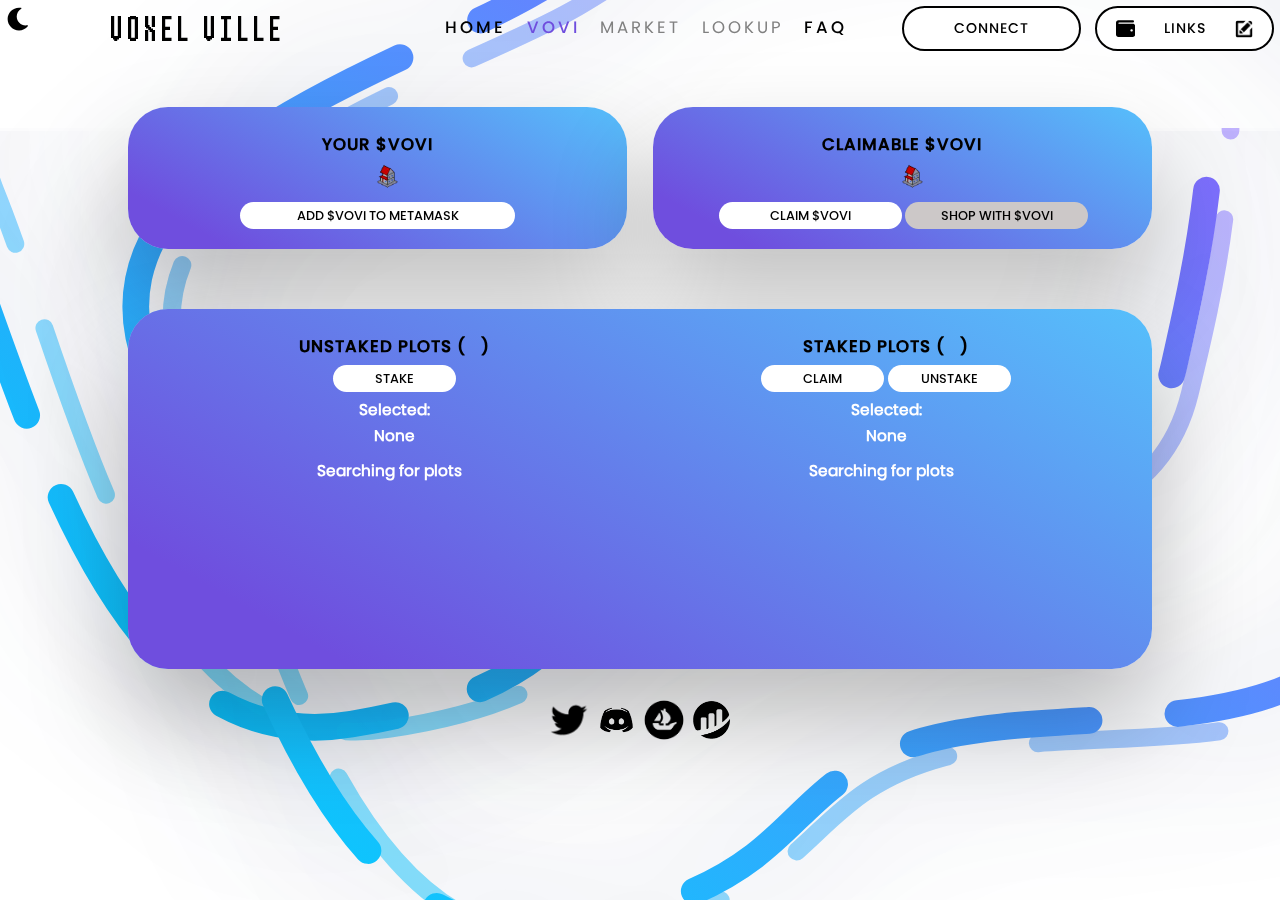
<file: vovi.html>
<!DOCTYPE html>
<html data-wf-page="611d0d9b752438d09b44e08e" data-wf-site="611d0d9b752438eba744e08d">

<head>
   <meta charset="utf-8">
   <title>Voxel Ville | VOVI</title>
   <meta content="Stake plots and avatars to earn $VOVI." name="description">
   <meta content="Voxel Ville | VOVI" property="og:title">
   <meta content="Stake plots and avatars to earn $VOVI." property="og:description">
   <meta content="Voxel Ville | VOVI" property="twitter:title">
   <meta content="Stake plots and avatars to earn $VOVI." property="twitter:description">
   <meta property="og:type" content="website">
   <meta property="og:image"
      content="https://github.com/saintmaxi/voxelville-market-dev/blob/main/images/big-icon.png?raw=true">
   <meta property="og:image:width" content="1000">
   <meta property="og:image:height" content="1000">
   <meta name="twitter:image"
      content="https://github.com/saintmaxi/voxelville-market-dev/blob/main/images/big-icon.png?raw=true" />
   <meta content="width=device-width, initial-scale=1" name="viewport">
   <meta content="Webflow" name="generator">
   <link href="css/voxel-ville.css" rel="stylesheet" type="text/css">
   <link href="css/normalize.css" rel="stylesheet" type="text/css">
   <link href="css/index.css" rel="stylesheet" type="text/css">
   <link href="css/mint.css" rel="stylesheet" type="text/css">
   <link href="css/vovi.css" rel="stylesheet" type="text/css">
   <link href="css/dark.css" rel="stylesheet" type="text/css">
   <script
      type="text/javascript">!function (o, c) { var n = c.documentElement, t = " w-mod-"; n.className += t + "js", ("ontouchstart" in o || o.DocumentTouch && c instanceof DocumentTouch) && (n.className += t + "touch") }(window, document);</script>
   <link href="https://github.com/saintmaxi/voxelville-market-dev/blob/main/images/tab-icon.png?raw=true"
      rel="shortcut icon" type="image/x-icon">
   <link href="https://github.com/saintmaxi/voxelville-market-dev/blob/main/images/tab-cion.png?raw=true"
      rel="apple-touch-icon">
</head>

<body class="body">
   <img id="dark-mode-toggle" class="hide-on-mobile" onclick="toggleDarkMode()" src="images/moon-solid.svg">
   <div id="top">
      <div id="title-section" class="header hide-on-mobile">
         <div id="title">
            <a href="https://www.voxelville.io/" class="title-link">VOXEL VILLE</a>
         </div>
      </div>
      <div id="header" class="header hide-on-mobile">
         <div class="header-menu">
            <a href="https://www.voxelville.io/" class="link">
               HOME
            </a>
         </div>
         <div class="header-menu">
            <a href="./vovi.html" class="link active">
               VOVI
            </a>
         </div>
         <div class="header-menu" style="color:grey !important;">
            <!-- <a href="#" class="link"> -->
            MARKET
            <!-- </a> -->
         </div>
         <div class="header-menu" style="color:grey !important;">
            <!-- <a href="#" class="link"> -->
            LOOKUP
            <!-- </a> -->
         </div>
         <div class="header-menu">
            <a href="./faq.html" class="link">
               FAQ
            </a>
         </div>
      </div>
      <div id="desktop-wallet-connect-div">
         <button class="button hide-on-mobile clickable" id="account" href="#" onclick=connect()>
            <span id="account-text">CONNECT</span>
         </button>
         <button class="button hide-on-mobile" id="discord" onclick="openLinksPrompt()">
            <svg id="discord-img" xmlns="http://www.w3.org/2000/svg" viewBox="0 0 512 512">
               <!--! Font Awesome Pro 6.1.2 by @fontawesome - https://fontawesome.com License - https://fontawesome.com/license (Commercial License) Copyright 2022 Fonticons, Inc. -->
               <path
                  d="M448 32C465.7 32 480 46.33 480 64C480 81.67 465.7 96 448 96H80C71.16 96 64 103.2 64 112C64 120.8 71.16 128 80 128H448C483.3 128 512 156.7 512 192V416C512 451.3 483.3 480 448 480H64C28.65 480 0 451.3 0 416V96C0 60.65 28.65 32 64 32H448zM416 336C433.7 336 448 321.7 448 304C448 286.3 433.7 272 416 272C398.3 272 384 286.3 384 304C384 321.7 398.3 336 416 336z" />
            </svg>
            <span id="discord-text">LINKS</span>
            <img id="edit-img" src="./images/edit.png">
         </button>
      </div>
      <div id="mobile-wallet-connect-div" class="hide-on-desktop">
         <button id="mobile-account" href="#" class="button" onclick=connect()>
            <span id="mobile-account-text">CONNECT</span>
         </button>
         <button class="button" id="discord-mobile" onclick="openLinksPrompt()">
            <svg id="discord-img" xmlns="http://www.w3.org/2000/svg" viewBox="0 0 512 512">
               <!--! Font Awesome Pro 6.1.2 by @fontawesome - https://fontawesome.com License - https://fontawesome.com/license (Commercial License) Copyright 2022 Fonticons, Inc. -->
               <path
                  d="M448 32C465.7 32 480 46.33 480 64C480 81.67 465.7 96 448 96H80C71.16 96 64 103.2 64 112C64 120.8 71.16 128 80 128H448C483.3 128 512 156.7 512 192V416C512 451.3 483.3 480 448 480H64C28.65 480 0 451.3 0 416V96C0 60.65 28.65 32 64 32H448zM416 336C433.7 336 448 321.7 448 304C448 286.3 433.7 272 416 272C398.3 272 384 286.3 384 304C384 321.7 398.3 336 416 336z" />
            </svg>
            <span id="discord-text-mobile">LINKS</span>
            <img id="edit-img" src="./images/edit.png">
         </button>
         <button id="navbar" href="#" class="button" onclick="toggleMenu()"></button>
      </div>
      <div id="expand-container">
         <div id="mobile-nav-menu" class="collapsed">
            <div id="header" class="header hide-on-desktop">
               <div class="header-menu">
                  <a href="https://www.voxelville.io/" class="link">
                     HOME
                  </a>
               </div>
               <div class="header-menu">
                  <a href="./vovi.html" class="link active">
                     VOVI
                  </a>
               </div>
               <div class="header-menu" style="color:grey !important;">
                  <!-- <a href="#" class="link"> -->
                  MARKET
                  <!-- </a> -->
               </div>
               <div class="header-menu" style="color:grey !important;">
                  <!-- <a href="#" class="link"> -->
                  LOOKUP
                  <!-- </a> -->
               </div>
               <div class="header-menu">
                  <a href="./faq.html" class="link">
                     FAQ
                  </a>
               </div>
            </div>
            <img id="dark-mode-toggle-mobile" class="hide-on-desktop" onclick="toggleDarkMode()"
               src="images/moon-solid.svg">
            <div class="hide-on-desktop" id="socials">
               <a href="https://twitter.com/VilleVoxel" target="_blank" class="twitter link w-inline-block">
                  <img src="images/twitter-white.png" loading="lazy" alt="">
               </a>
               <a href="https://discord.gg/voxelville" target="_blank" class="discord link w-inline-block">
                  <img src="images/dc-black.png" loading="lazy" alt="">
               </a>
               <a href="https://opensea.io/collection/voxel-ville-official" target="_blank"
                  class="opensea link w-inline-block">
                  <img src="images/os-black.png" loading="lazy" alt=""
                     style="background-color: transparent;border-radius: 50%;">
               </a>
               <a href="https://etherscan.io/address/0x31C823260528bA98E3bf797b2add2302Af097392#code" target="_blank"
                  class="etherscan link w-inline-block">
                  <img src="images/etherscan-black.png" loading="lazy" alt="" style="border-radius: 50%;">
               </a>
            </div>
         </div>
      </div>
   </div>
   <div class="section">
      <div id="vovi-balances">
         <div id="your-vovi-container" class="box vovi-balance-container">
            <h2 class="text-primary">YOUR $VOVI</h2>
            <h2><span id="your-vovi"><span class="one">.</span><span class="two">.</span><span
                     class="three">.</span></span> <img src="images/coin.png" class="coco-icon"></h2>
            <button class="button" onclick="importVoviToWallet()">ADD $VOVI TO METAMASK</button>
         </div>
         <div class="box vovi-balance-container">
            <h2 class="text-primary">CLAIMABLE $VOVI</h2>
            <h2><span id="claimable-vovi"><span class="one">.</span><span class="two">.</span><span
                     class="three">.</span></span> <img src="images/coin.png" class="coco-icon"></h2>
            <div id="claim-buttons">
               <button class="button stake-action-button" onclick="claimAll()">CLAIM $VOVI</button>
               <button class="button" onmouseover="this.innerHTML='COMING SOON...'"
                  onmouseleave="this.innerHTML='SHOP WITH $VOVI'">SHOP WITH $VOVI</button>
            </div>
         </div>
      </div>
   </div>
   <div id="your-asset-section" class="container box">
      <div class="staking-section asset-wrapper">
         <h2 class="text-primary">UNSTAKED PLOTS (<span id="your-assets-num"><span class="one">.</span><span
                  class="two">.</span><span class="three">.</span></span>)</h2>
         <div class="stake-buttons">
            <button id="stakeSelectedButton" href="#" class="button stake-action-button" onclick="openStakingPrompt()">STAKE</button>
            <!-- <button id="stakeAllButton" href="#" class="button" onclick="stakeAll()">STAKE ALL</button> -->
         </div>
         <div style="text-align: center;">
            <h3 class="selected">Selected:</h3>
            <h3 class="selected" id="selected-for-staking">None</h3>
         </div>
         <div id="available-assets-images" style="margin-top:0;width:100%;">
            <h3>Searching <span class="hide-on-mobile">for plots</span><span class="one">.</span><span
                  class="two">.</span><span class="three">.</span></h3>
         </div>
      </div>
      <div class="staking-section asset-wrapper">
         <h2 class="text-primary">STAKED PLOTS (<span id="your-staked-assets-num"><span class="one">.</span><span
                  class="two">.</span><span class="three">.</span></span>)</h2>
         <div class="stake-buttons">
            <button id="claimSelectedButton" href="#" class="button stake-action-button" onclick="claimByIds()">CLAIM</button>
            <!-- <button id="claimAllButton" href="#" class="button" onclick="claimAll()">CLAIM ALL</button><br> -->
            <button id="unstakeSelectedButton" href="#" class="button stake-action-button" onclick="unstakeByIds()">UNSTAKE</button>
            <!-- <button id="unstakeAllButton" href="#" class="button" onclick="unstakeAll()">UNSTAKE ALL</button> -->
         </div>
         <div style="text-align: center;">
            <h3 class="selected">Selected:</h3>
            <h3 class="selected" id="selected-for-unstaking">None</h3>
         </div>
         <div id="staked-assets-images" style="margin-top:0;width:100%;">
            <h3>Searching <span class="hide-on-mobile">for plots</span><span class="one">.</span><span
                  class="two">.</span><span class="three">.</span></h3>
         </div>
      </div>
   </div>
   <div>
      <div class="section body-section footer wf-section">
         <div class="container w-container footer-section">
            <div id="bottom-socials">
               <a href="https://twitter.com/VilleVoxel" target="_blank" class="twitter link">
                  <img src="images/twitter-white.png" loading="lazy" alt="">
               </a>
               <a href="https://discord.gg/voxelville" target="_blank" class="discord link">
                  <img src="images/dc-black.png" loading="lazy" alt="">
               </a>
               <a href="https://opensea.io/collection/voxel-ville-official" target="_blank" class="opensea link">
                  <img src="images/os-black.png" loading="lazy" alt="">
               </a>
               <a href="https://etherscan.io/address/0x31C823260528bA98E3bf797b2add2302Af097392#code" target="_blank"
                  class="etherscan link w-inline-block">
                  <img class="etherscan" src="images/etherscan-black.png" loading="lazy" alt=""
                     style="border-radius: 50%;">
               </a>
            </div>
         </div>
      </div>
   </div>
   <img src="images/line.svg" loading="lazy" alt="" class="banner-img fixed-banner hide-on-desktop">
   <img src="images/line2.svg" loading="lazy" alt="" class="banner-img fixed-banner hide-on-desktop">
   <img src="images/line3.svg" loading="lazy" alt="" class="banner-img fixed-banner hide-on-desktop">
   <img src="images/line4.svg" loading="lazy" alt="" class="banner-img fixed-banner hide-on-desktop">
   <img src="images/line.svg" loading="lazy" alt="" class="banner-img fixed-banner hide-on-mobile">
   <img src="images/line2.svg" loading="lazy" alt="" class="banner-img fixed-banner hide-on-mobile">
   <img src="images/line3.svg" loading="lazy" alt="" class="banner-img fixed-banner hide-on-mobile">
   <img src="images/line4.svg" loading="lazy" alt="" class="banner-img fixed-banner hide-on-mobile">
   <div id="pending-transactions"></div>
   <script src="https://d3e54v103j8qbb.cloudfront.net/js/jquery-3.5.1.min.dc5e7f18c8.js?site=611d0d9b752438eba744e08d"
      type="text/javascript" integrity="sha256-9/aliU8dGd2tb6OSsuzixeV4y/faTqgFtohetphbbj0="
      crossorigin="anonymous"></script>
   <script type="application/javascript" src="https://cdn-cors.ethers.io/lib/ethers-5.5.1.umd.min.js"></script>
   <link href="css/webflow.css" rel="stylesheet" type="text/css">
   <script src="./scripts/utils.js"></script>
   <script src="./scripts/links.js"></script>
   <script src="./scripts/voviEthers.js"></script>
</body>

</html>
</file>
<file: css/voxel-ville.css>
@font-face {
  font-family: "Pixel";
  src: URL("../css/pixels.ttf") format("truetype");
}

@font-face {
  font-family: "Poppins";
  src: URL("../css/Poppins-Regular.otf") format("truetype");
}

@font-face {
  font-family: "Poppins Medium";
  src: url("../css/Poppins-Medium.otf");
}

#dark-mode-toggle {
  width: 2vw;
  position: absolute;
  top: 0.5vw;
  left: 0.5vw;
  transition: all 0.2s;
}

#dark-mode-toggle:hover {
  cursor: pointer;
  opacity: 0.7;
}

:root {
  --active-color: rgb(204, 200, 200);
  --text-color: white;
}

.button.disabled {
  background-color: lightgrey !important;
}

.button.disabled:hover {
  background-color: lightgrey !important;
  cursor: default !important;
}

.right-number,
.left-number {
  font-family: "Poppins Medium", sans-serif;
}

.link.active {
  background-color: transparent;
  color: var(--active-color) !important;
}

html,
body {
  overscroll-behavior: none;
  font-family: "Poppins", sans-serif;
  margin: 0;
  width: 100%;
  height: 100%;
  /* background-color: white; */
  /* background-image: linear-gradient(
    to bottom right,
    #04216f 0%,
    #3f5eb9 60%,
    #778dce 80%
  ); */
  /* background-attachment: fixed; */
}

.coco-balance-float {
  font-family: "Poppins", sans-serif;
  position: fixed;
  right: 30px;
  bottom: 30px;
  font-size: 1.5vw;
  z-index: 10;
  display: flex;
  align-items: center;
  padding: 15px;
  /* border-radius: 20px; */
  background-image: linear-gradient(
    29.14deg,
    rgb(111, 78, 222) 13.65%,
    rgb(86, 190, 251) 98.96%
  );
  box-shadow: rgb(0 0 0 / 25%) 0px 50px 100px;
  backdrop-filter: blur(40px);
  border-radius: 30px;
  color: var(--text-color) !important;
  /* border: 1px solid black; */
  /* box-shadow: 0 20px 25px -5px rgba(0, 0, 0, 0.1),
    0 10px 10px -5px rgba(0, 0, 0, 0.04); */
}

.coco-balance-float img {
  margin-left: 10px;
}

#clear-button {
  position: fixed;
  bottom: 5px;
  right: 10px;
  font-size: 1vw;
  line-height: 1vw;
}

.coco-icon {
  display: inline;
  width: 1.8vw;
  margin-bottom: 3px;
}

.hidden {
  display: none !important;
}

.banner-img {
  width: 100%;
  /* height: 100%; */
}

.fixed-banner {
  position: fixed;
  bottom: 0px;
  z-index: -1;
}

h1,
h2 {
  font-family: "Poppins Medium", sans-serif;
  letter-spacing: 1px;
}

.text-primary {
  font-family: "Poppins Medium", sans-serif;
  color: black;
}

h1 {
  color: white;
  font-size: 2vw !important;
  line-height: 2.3vw !important;
}

p {
  font-family: "Poppins", sans-serif;
  text-align: left;
  font-weight: bold;
  font-size: 1.1vw !important;
  line-height: 1.4vw !important;
}

#desktop-wallet-connect-div {
  display: flex;
  justify-content: space-between;
  align-items: center;
  width: 29%;
}

#desktop-wallet-connect-div button {
  width: 48%;
  font-size: 1.1vw;
  letter-spacing: 1px;
}

#discord-img {
  height: 1.5vw;
}

#edit-img {
  height: 1.4vw;
}

#account,
#discord {
  text-align: center;
  background-color: white !important;
  border: solid black 0.2vw;
  color: black !important;
  height: 80%;
  min-height: 3vw;
}

#discord {
  display: flex;
  flex-direction: row;
  justify-content: space-around;
  align-items: center;
}

.footer .link {
  transition: transform ease 300ms;
}

.footer .link:hover {
  transform: translate(0, -5px);
}

#account.connected:hover {
  cursor: default !important;
}

#discord-mobile {
  color: black !important;
}

#discord.success,
#discord-mobile.success {
  background-color: rgb(49, 219, 49) !important;
}

#discord.success:hover,
#discord-mobile.success:hover {
  background-color: rgb(49, 219, 49) !important;
  color: black !important;
}

#discord.failure,
#discord-mobile.failure {
  background-color: #f72119 !important;
}

#discord.failure:hover,
#discord-mobile.failure:hover {
  background-color: #f72119 !important;
}

#discord:hover {
  background-color: var(--active-color) !important;
}

.link.disabled {
  color: grey;
}

.link.disabled:hover {
  color: grey !important;
  cursor: default !important;
}

.body {
  /* background-color: white; */
  font-family: "Poppins", sans-serif;
  background-size: auto;
  background-repeat: repeat;
  color: white;
}

.header {
  padding-top: 40px;
  padding-bottom: 40px;
}

.hide-on-desktop {
  display: none !important;
}

.section {
  padding-top: 50px;
  padding-bottom: 50px !important;
  background-position: 0 0;
  background-size: 500px;
}

.section.footer {
  padding-top: 10px;
  padding-bottom: 10px;
  background-position: 100% 50%;
  background-size: cover;
  background-repeat: no-repeat;
}

.footer-section {
  margin: auto;
  padding: 5px;
  width: 100%;
  text-align: center;
}

.center-div {
  display: -webkit-box;
  display: -webkit-flex;
  display: -ms-flexbox;
  display: flex;
  margin-bottom: 50px;
  -webkit-box-orient: vertical;
  -webkit-box-direction: normal;
  -webkit-flex-direction: column;
  -ms-flex-direction: column;
  flex-direction: column;
  -webkit-box-pack: center;
  -webkit-justify-content: center;
  -ms-flex-pack: center;
  justify-content: center;
  -webkit-box-align: center;
  -webkit-align-items: center;
  -ms-flex-align: center;
  align-items: center;
}

.button {
  touch-action: manipulation;
  background-color: white;
  /* border: 1px black solid; */
  color: black;
  font-size: 1vw;
  line-height: 1.5vw;
  padding: 0.3vw;
  border-radius: 25px;
  font-family: "Poppins Medium", sans-serif;
  transition: all 0.2s;
}

.link {
  color: var(--text-color);
  text-decoration: none;
}

.title-link {
  color: black;
  text-decoration: none;
}

.title-link:hover {
  color: var(--active-color);
}

.button:hover {
  background-color: var(--active-color);
}

.button.active {
  background-color: var(--active-color);
}

.link:hover {
  color: var(--active-color);
}

.section-title {
  font-size: 2.3vw;
  text-align: center;
}

h2 {
  font-size: 1.3vw;
  line-height: 1.3vw;
}

h4 {
  font-size: 1.4vw;
  line-height: 1.8vw;
}

h5 {
  font-size: 1vw !important;
  line-height: 1.3vw !important;
}

.banner-img {
  width: 100%;
}

#pending-transactions {
  text-align: center;
  min-width: 20%;
  position: fixed;
  bottom: 20px;
  left: 20px;
  z-index: 99999999;
}

.loading-div {
  cursor: pointer;
  width: 100%;
  text-decoration: none;
  height: 5%;
  background-color: white;
  border: solid black 0.2vw;
  color: black;
  font-size: 1.2vw;
  line-height: 1.5vw;
  padding: 20px;
  text-align: center;
  border-radius: 30px;
}

.etherscan-link {
  text-decoration: none;
}

#loading-popup {
  border: solid black 0.2vw;
  background-color: white;
  color: black;
  padding: 5vw;
  z-index: 99999;
  position: fixed;
  top: 50%;
  left: 50%;
  transform: translate(-50%, -50%);
  width: 33vw;
  border-radius: 30px;
  text-align: center;
  box-shadow: 0 0 5000px 5000px rgba(0, 0, 0, 0.88);
}

.popup-wrapper {
  width: 100%;
  height: 100%;
  display: flex;
  flex-direction: row;
  align-items: center;
  justify-content: center;
}

.popup-wrapper #close {
  position: absolute;
  top: 5%;
  right: 3%;
  width: 5%;
  z-index: 99999;
}

.popup-wrapper #close:hover path {
  fill: var(--active-color);
  cursor: pointer;
}

#error-popup,
#status-popup,
#discord-popup,
#stake-popup,
#confirm-popup {
  background-color: white;
  z-index: 99999;
  position: fixed;
  top: 50%;
  left: 50%;
  transform: translate(-50%, -50%);
  min-width: 35vw;
  min-height: 25vh;
  border: solid 1px black;
  border-radius: 30px;
  text-align: center;
  box-shadow: 0 0 5000px 5000px rgba(0, 0, 0, 0.88);
}

#discord-popup {
  height: initial;
  min-height: 60vh;
}

#status-popup a {
  color: rgb(111, 78, 222) !important;
}

#confirm-popup {
  height: 50vh;
}

#error-popup p,
#status-popup p,
#discord-popup p,
#stake-popup p,
#confirm-popup p {
  width: 90%;
  font-size: 1.7vw !important;
  line-height: 2vw !important;
  position: absolute;
  color: black;
  top: 50%;
  left: 50%;
  padding: 1vw;
  transform: translate(-50%, -50%);
  text-align: center;
}

#discord-popup p,
#stake-popup p,
#confirm-popup p {
  position: initial;
  top: initial;
  left: initial;
  transform: none;
  width: 95%;
  margin: auto;
  padding-bottom: 0;
}

#discord-popup p {
  width: 100%;
  font-size: 1.6vw !important;
  line-height: 1.6vw !important;
}

.link-entry {
  width: 96%;
  margin: auto;
  margin-top: 2.5px;
  margin-bottom: 2.5px;
}

#links-view {
  width: 100%;
  display: flex;
  flex-direction: row;
  justify-content: space-around;
  align-items: center;
}

#links-view button {
  width: 45% !important;
  font-size: 1.4vw !important;
}

#new-links,
#current-links {
  font-size: 1.6vw !important;
  line-height: 1.6vw !important;
  border: solid 2px black;
  padding-top: 5px;
  padding-bottom: 5px;
  border-radius: 25px;
}

.label-input {
  width: 90% !important;
  /* border-radius: 25px; */
}

#new-links,
#current-links {
  max-height: 25vh;
  overflow-y: scroll;
}

#new-links button {
  margin-top: 0 !important;
}

.link-entry {
  display: flex;
  flex-direction: row;
  justify-content: center;
  align-items: center;
}

.link-entry div {
  width: 33%;
}

#stake-popup p,
#confirm-popup p {
  font-size: 1.4vw !important;
  line-height: 1.6vw !important;
}

#discord-popup #content,
#stake-popup #content,
#confirm-popup #content {
  width: 100%;
  font-size: 2vw;
  line-height: 2vw;
  position: absolute;
  color: black;
  top: 50%;
  left: 50%;
  width: 90%;
  transform: translate(-50%, -50%);
}

#discord-popup #content input,
#stake-popup #content input,
#confirm-popup #content input {
  text-align: center;
  /* border: solid black 1px; */
  font-family: "Poppins", sans-serif;
  width: 70%;
}

#discord-popup #content button,
#stake-popup #content button {
  margin: auto;
  margin-top: 3%;
  width: 70%;
  background-color: black;
  color: white;
}

#discord-popup #content button:hover {
  background-color: rgb(111, 78, 222) !important;
  color: white !important;
}

#discord-popup #content button.active {
  background-color: rgb(111, 78, 222) !important;
  color: white !important;
}

#discord-popup #content button {
  width: 96%;
}

#confirm-popup #content button {
  margin: auto;
  margin-top: 3%;
  width: 75%;
}

@keyframes blinker {
  50% {
    opacity: 0;
  }
}

.blinking {
  animation: blinker 1.6s linear infinite;
}

.success {
  background-color: rgb(49, 219, 49) !important;
  color: black !important;
}

.failure {
  background-color: #f72119 !important;
}

#block-screen,
#block-screen-error,
#block-screen-status,
#block-screen-approval,
#block-screen-loading,
#block-screen-discord,
#block-screen-stake,
#block-screen-confirm {
  z-index: 9998;
  width: 100vw;
  opacity: 0;
  position: absolute;
  top: 0;
}

@media screen and (max-width: 1000px) {
  .footer-section {
    margin: auto;
    padding: 5px;
    width: 100%;
    text-align: center;
  }
}

.mint-container {
  text-align: center;
}

.box {
  /* border-style: solid;
	border-color: black;
	border-radius: 20px;
	border-width: .5vw; */
  background-image: linear-gradient(
    29.14deg,
    rgb(111, 78, 222) 13.65%,
    rgb(86, 190, 251) 98.96%
  );
  box-shadow: rgb(0 0 0 / 25%) 0px 50px 100px;
  backdrop-filter: blur(40px);
  border-radius: 40px;
  padding: 20px;
}

.box2 {
  background-color: rgba(95, 92, 92, 0.336);
}

.box3 {
  background-color: rgba(95, 92, 92, 0.336);
  padding: 50px;
  border-style: solid;
  border-color: white;
  border-radius: 2px;
  min-height: 60vh;
}

@media screen and (max-width: 991px) {
  #dark-mode-toggle-mobile {
    touch-action: manipulation;
    position: absolute;
    bottom: 10px;
    right: 5px;
    width: 10%;
  }

  .coco-icon {
    display: inline;
    width: 2.8vh;
  }

  .box {
    /* border-width: 1px; */
  }

  .section-title {
    font-size: 3vh;
    text-align: center;
  }

  h2 {
    font-size: 3.4vh;
    line-height: 3.4vh;
  }

  h3 {
    font-size: 2.4vh !important;
    line-height: 2.9vh !important;
  }

  h4 {
    font-size: 2vh;
    line-height: 2.4vh;
  }

  h5 {
    font-size: 1.8vh !important;
    line-height: 2vh !important;
  }

  .button {
    font-size: 2.3vh;
    line-height: 2.8vh;
    padding: 5px;
    /* border-width: 5px; */
    min-height: 9vh;
  }

  p {
    font-size: 2.8vh !important;
    line-height: 3.1vh !important;
    margin: 0 !important;
    padding: 10px !important;
  }

  .hide-on-mobile {
    display: none !important;
  }

  .hide-on-desktop {
    display: block !important;
  }

  #mobile-account {
    width: 80%;
    background-color: white;
    color: black;
  }

  #about {
    padding: 0;
  }

  .header {
    padding-top: 10px;
    padding-right: 40px;
    padding-left: 40px;
  }

  .header-menu {
    font-size: 2.5vh;
    margin: 5px;
  }

  .box3 {
    margin-top: 15vh;
    width: 100%;
    position: relative;
    background-color: rgba(95, 92, 92, 0.336);
    padding: 50px;
    min-height: 40vh;
  }

  #pending-transactions {
    min-width: 85%;
    position: fixed;
    bottom: 20px;
    left: 50%;
    transform: translate(-50%, 0);
  }

  .loading-div {
    font-size: 4vw !important;
    line-height: 4.6vw !important;
    border-width: 1px;
  }

  #loading-popup {
    width: 75vw;
    border-width: 1px;
  }

  h1 {
    font-size: 4.5vh !important;
    line-height: 5.2vh !important;
  }

  .popup-wrapper #close {
    width: 10%;
    top: 3%;
    right: 2%;
  }

  #error-popup,
  #status-popup,
  #discord-popup,
  #stake-popup,
  #confirm-popup {
    width: 75vw;
    height: 15vh;
    border-radius: 20px;
    /* border-width: 1px; */
  }

  #discord-popup {
    width: 90vw;
  }

  #discord-popup p {
    padding-left: 0 !important;
    padding-right: 0 !important;
    width: 98% !important;
  }

  #links-view button {
    font-size: 4vw !important;
    line-height: 4.2vw !important;
  }

  #new-links {
    font-size: 4vw !important;
    line-height: 4.2vw !important;
    margin-top: 10px;
  }

  #discord-popup {
    min-height: 65vh;
  }

  #new-links button,
  #links-view button,
  #new-links input {
    margin-top: 0 !important;
    min-height: 5vh;
  }

  #discord-name {
    width: 90% !important;
  }

  #stake-popup,
  #confirm-popup {
    height: 75vh;
    width: 90vw;
  }

  #stake-popup h1,
  #confirm-popup h1 {
    font-size: 4vh !important;
  }

  #stake-popup h1 {
    width: 75%;
    text-align: center;
    margin: auto;
  }

  #error-popup p,
  #status-popup p,
  #discord-popup p {
    font-size: 4vw !important;
    line-height: 4.2vw !important;
    width: 80%;
  }

  #stake-popup p,
  #confirm-popup p {
    width: 90%;
    padding: 0 !important;
    font-size: 3vh !important;
    line-height: 3vh !important;
  }

  #discord-popup p,
  #confirm-popup p {
    padding: 0;
    margin: auto !important;
    margin-bottom: 3%;
  }

  #discord-popup #content input,
  #stake-popup #content input,
  #confirm-popup #content input {
    /* border-width: 2px; */
    font-size: 4vw;
    line-height: 4vw;
  }

  #stake-popup #content {
    height: 95%;
    display: flex;
    flex-direction: column;
    justify-content: space-between;
  }

  #discord-popup #content button,
  #stake-popup #content button,
  #confirm-popup #content button {
    margin-top: 7%;
    width: 90%;
  }
}

@media screen and (max-width: 767px) {
  #discord-img {
    height: 2.5vh;
  }

  #edit-img {
    height: 2.3vh;
  }

  .header {
    padding-right: 20px;
    padding-left: 20px;
  }

  .coco-balance-float {
    position: fixed;
    bottom: 20px;
    left: 50%;
    transform: translate(-50%, 0);
    width: 80%;
    margin: auto;
    font-size: 2.5vh;
    z-index: 10;
    display: flex;
    align-items: center;
    text-align: center;
    justify-content: center;
    padding: 15px;
    background: white;
    color: black;
    /* border-radius: 20px; */
    border: 1px solid black;
    box-shadow: 0 20px 25px -5px rgba(0, 0, 0, 0.1),
      0 10px 10px -5px rgba(0, 0, 0, 0.04);
  }
  .coco-balance-float img {
    margin-left: 10px;
  }
}

@media screen and (max-width: 479px) {
  .header {
    padding-bottom: 20px;
  }
  .button.connect-button {
    margin-top: 0;
  }
}

.mint-section {
  padding-top: 50px;
}

#top {
  padding-bottom: 0px;
  padding-top: 0px;
}

#about {
  z-index: 4;
}
</file>
<file: css/index.css>
:root {
  --main-bg-color: #447cfc;
}

@keyframes blinker {
  50% {
    opacity: 0;
  }
}

/* start header/navbar styling */

#top {
  display: flex;
  flex-direction: row;
  justify-content: center;
  color: white !important;
  /* background-color: black; */
  /* backdrop-filter: blur(5px);
    -webkit-backdrop-filter: blur(5px); */
}

#header,
#title-section {
  margin: 10px 0 10px 0%;
  padding: 0;
}

#title-section {
  display: flex;
  flex-direction: row;
  justify-content: center;
  align-items: center;
  width: 30%;
  font-size: 2vw;
  line-height: 2vw;
  text-align: center;
}

#title {
  width: 100%;
  font-family: "Pixel" !important;
  letter-spacing: 5px;
}

#header {
  width: 40%;
  display: flex;
  flex-direction: row;
  justify-content: center;
  align-items: center;
}

.header-menu {
  font-size: 1.3vw;
  line-height: 1.3vw;
  letter-spacing: 3px;
  margin: 2%;
  text-align: center;
}

.header-menu a {
  color: black;
  font-family: "Poppins Medium", sans-serif;
}

a.active {
  color: rgb(111, 78, 222) !important;
}

.header-menu a.active {
  color: rgb(111, 78, 222) !important;
}

a:hover {
  color: rgb(111, 78, 222) !important;
}

.refresh-cache {
  border-radius: 20px;
  font-family: "Poppins Medium", sans-serif;
  position: fixed;
  right: 30px;
  bottom: 30px;
  z-index: 10;
  display: flex;
  align-items: center;
  padding: 15px;
  background-image: linear-gradient(
    29.14deg,
    rgb(111, 78, 222) 13.65%,
    rgb(86, 190, 251) 98.96%
  );
  color: black;
  cursor: pointer;
  box-shadow: 0 20px 25px -5px rgba(0, 0, 0, 0.1), 0 10px 10px -5px rgba(0, 0, 0, 0.04);
}

.refresh-cache svg {
  display: block;
  width: 20px;
  margin-right: 10px;
}

#socials {
  display: flex;
  flex-direction: row;
  align-items: center;
  justify-content: center;
  width: 15%;
  padding: 0.5%;
}

#socials a {
  width: 20%;
  margin: 1%;
}

#socials a:hover {
  opacity: 0.8;
}

#logo-img {
  width: 20%;
}

#logo-img img {
  border: 0.5vw black solid;
  border-radius: 50%;
}

#logo-img:hover {
  opacity: 0.8;
}

/* end header/navbar styling */

/* mint section */

.mint-img {
  width: 20%;
  border: 0.5vw black solid;
  border-radius: 20px;
}

/* start about section styling */

#roadmap {
  -webkit-animation: bounce 1.3s infinite;
  animation: bounce 1.3s infinite;
  color: white !important;
  margin-top: 40px;
  margin-bottom: 10px;
}

.down-arrow {
  width: 3vw;
}

@-webkit-keyframes bounce {
  0% {
    transform: translateY(0);
  }
  50% {
    transform: translateY(-5px);
  }
  100% {
    transform: translateY(0);
  }
}

@keyframes bounce {
  0% {
    transform: translateY(0);
  }
  50% {
    transform: translateY(-5px);
  }
  100% {
    transform: translateY(0);
  }
}

.left-number,
.right-number {
  font-family: "Poppins Medium", sans-serif;
  position: absolute;
  text-align: center;
  top: 20px;
  font-size: 3vw;
  line-height: 3vw;
}

.left-number {
  left: 20px;
}

.right-number {
  right: 20px;
}

#about {
  padding: 30px;
  text-align: center;
  display: flex;
  flex-direction: row;
  justify-content: center;
  align-items: center;
  position: relative;
  height: 35vh;
}

#about-text-desktop-1 {
  width: 75%;
  margin-right: 6%;
}

#about-text-desktop-2 {
  width: 75%;
  margin-left: 6%;
}

#about-gif {
  width: 15%;
}

#about h2 {
  font-size: 2.5vw;
  line-height: 2.5vw;
  margin-top: 15px;
  margin-bottom: 15px;
}

/* end about section styling */

#bottom-socials {
  width: 20%;
  margin: auto;
  padding: 1vw;
  display: flex;
  flex-direction: row;
  justify-content: space-evenly;
}

#bottom-socials a {
  width: 4vw;
  height: 4vw;
}

select,
input {
  border: solid black 0.2vw;
}

@media screen and (max-width: 991px) {
  .refresh-cache {
    display: none;
  }

  select,
  input {
    border: solid black 1px;
  }

  .left-number,
  .right-number {
    display: none;
  }

  .down-arrow {
    width: 3vh;
  }

  /* start header-navbar styling */

  #top {
    display: initial;
  }

  .w-container {
    width: 90%;
  }

  #title-section {
    width: 100%;
    border-right: none;
    font-size: 5vh;
    line-height: 5vh;
    /* background-color: #447CFC; */
    padding-top: 20px !important;
    margin: 0;
    padding: 2%;
    backdrop-filter: blur(10px);
    -webkit-backdrop-filter: blur(10px);
  }

  #socials {
    text-align: left;
    display: flex;
    flex-direction: row;
    align-items: end;
    justify-content: center;
    width: 100%;
  }

  #socials a {
    width: 10%;
  }

  #logo-img {
    width: 20%;
  }

  #logo-img img {
    border-width: 5px;
  }

  #title {
    width: 100%;
    letter-spacing: 3px;
  }

  #header {
    width: 100%;
    border-left: none;
    display: flex;
    flex-direction: row;
    justify-content: center;
    align-items: center;
    margin: 0;
    padding-top: 5px;
    padding-bottom: 5px;
  }

  /* Mobile Navbar animations */

  #expand-container {
    overflow: hidden;
    border-bottom: solid 2px black;
  }

  #mobile-nav-menu {
    margin-top: -100%;
    transition: all 0.4s;
    position: relative;
    /* background-color: #447CFC; */
  }

  #mobile-account,
  #discord-mobile {
    width: 40%;
    padding: 2px !important;
    border: solid 2px black;
  }

  #discord-mobile {
    display: flex;
    flex-direction: row;
    justify-content: space-around;
    align-items: center;
    background-color: white;
  }

  #mobile-nav-menu.expanded {
    backdrop-filter: blur(10px);
    -webkit-backdrop-filter: blur(10px);

    margin-top: 0;
  }

  @-webkit-keyframes slide-in {
    100% {
      -webkit-transform: translateY(0%);
      transform: translateY(0%);
    }
  }

  @-webkit-keyframes slide-out {
    100% {
      -webkit-transform: translateY(-100%);
      transform: translateY(-100%);
    }
  }

  @keyframes slide-in {
    100% {
      transform: translateY(0%);
    }
  }

  @keyframes slide-out {
    100% {
      transform: translateY(-100%);
    }
  }

  .expanded {
    backdrop-filter: blur(10px);
    -webkit-backdrop-filter: blur(10px);
    opacity: 1;
    animation: slide-in 1s linear;
    -webkit-animation-name: slide-in;
    -webkit-animation-duration: 1s;
    -webkit-animation-iteration-count: 1;
    -webkit-animation-timing-function: linear;
    -webkit-animation-fill-mode: forwards;
  }

  .collapsed {
    backdrop-filter: blur(10px);
    -webkit-backdrop-filter: blur(10px);
    animation: slide-out 1s linear;
    -webkit-animation-name: slide-out;
    -webkit-animation-duration: 1s;
    -webkit-animation-iteration-count: 1;
    -webkit-animation-timing-function: linear;
    -webkit-animation-fill-mode: forwards;
  }

  /* end mobile navbar animations*/

  .header-menu {
    font-size: 4vh;
    line-height: 4vh;
    text-align: left;
  }

  #navbar {
    touch-action: manipulation;
    width: 10%;
    background-color: transparent;
    background-image: url("../images/burger-black.png");
    background-size: 100% 100%;
  }

  #mobile-wallet-connect-div {
    display: flex !important;
    flex-direction: row;
    align-items: center;
    justify-content: space-evenly;
    text-align: center;
    padding-top: 5px;
    padding-bottom: 5px;
    backdrop-filter: blur(10px);
    -webkit-backdrop-filter: blur(10px);
  }

  #mobile-wallet-connect-div .button {
    min-height: 6vh;
  }

  /* end header/navbar styling */

  /* start about section styling */

  #about {
    display: block;
    padding: 15px;
    height: initial;
  }

  #about p {
    padding-left: 0 !important;
    padding-right: 0 !important;
    /* font-size: 18px !important;
    line-height: 20px !important; */
  }

  #about-text-mobile {
    width: 95%;
    margin-left: 2.5%;
    margin-right: 2.5%;
  }

  #about-gif {
    width: 80%;
    margin: auto;
  }

  #wc-gif {
    border-width: 5px;
  }

  /* end about section styling */

  p {
    padding: 20px;
    margin: 0;
    font-size: 20px;
  }

  .section-title {
    font-size: 3vh;
    text-align: center;
  }

  .body-heading {
    text-align: center;
    margin: 0;
    margin-top: 10px;
  }

  #about-info {
    font-size: 2.8vh !important;
    line-height: 3.3vh !important;
  }

  #bottom-socials {
    width: 95%;
    padding: 2vh;
  }

  #bottom-socials a {
    width: 7vh;
    height: 7vh;
  }

  #copyright-div {
    padding: 10px;
    font-size: 2.8vh !important;
    line-height: 3.1vh !important;
  }
}
</file>
<file: css/mint.css>
.modal-info {
  display: -webkit-box;
  display: -webkit-flex;
  display: -ms-flexbox;
  display: flex;
  -webkit-box-pack: justify;
  -webkit-justify-content: space-between;
  -ms-flex-pack: justify;
  justify-content: space-between;
  -webkit-box-align: center;
  -webkit-align-items: center;
  -ms-flex-align: center;
  align-items: center;
}

.blinking {
  animation: blinker 1.6s linear infinite;
}

#roadmap {
  text-align: center;
  color: black !important;
}

.one {
  opacity: 0;
  -webkit-animation: dot 1.3s infinite;
  -webkit-animation-delay: 0s;
  animation: dot 1.3s infinite;
  animation-delay: 0s;
}

.two {
  opacity: 0;
  -webkit-animation: dot 1.3s infinite;
  -webkit-animation-delay: 0.2s;
  animation: dot 1.3s infinite;
  animation-delay: 0.2s;
}

.three {
  opacity: 0;
  -webkit-animation: dot 1.3s infinite;
  -webkit-animation-delay: 0.3s;
  animation: dot 1.3s infinite;
  animation-delay: 0.3s;
}

@-webkit-keyframes dot {
  0% {
    opacity: 0;
  }
  50% {
    opacity: 0;
  }
  100% {
    opacity: 1;
  }
}

@keyframes dot {
  0% {
    opacity: 0;
  }
  50% {
    opacity: 0;
  }
  100% {
    opacity: 1;
  }
}

/* start minting styling */

#mint-container {
  display: flex;
  flex-direction: row;
  justify-content: center;
  align-items: center;
}

#mint {
  margin: 0;
  width: 65%;
  background-color: white;
}

#mint h1 {
  margin: 0;
}

#quantity-controls {
  text-align: center;
  margin: 0;
}

#max-button {
  width: 25%;
}

#mint-button,
#mint-n-stake-button,
#claim-button {
  height: 4vw;
  width: 98%;
  margin: 0;
}

#claim-button {
  margin-bottom: 1vw;
}

#mint button {
  font-size: 2vw;
  letter-spacing: 5px;
}

.hidden {
  display: none;
}

.increment-button {
  width: 15%;
  font-size: calc(25px + 3vw) !important;
  line-height: calc(25px + 3vw) !important;
  background-color: transparent;
}

.increment-button:hover {
  opacity: 0.75;
}

#number-to-mint {
  font-size: calc(20px + 3vw) !important;
  line-height: calc(20px + 3vw) !important;
  letter-spacing: 5px;
  font-weight: bolder;
}

#mint-prompt {
  width: 100%;
  text-align: center;
}

#mint-tools {
  width: 100%;
}

/* end minting styling */

@media screen and (max-width: 767px) {
  /* start minting styling */

  #mint-container {
    height: initial;
  }

  #mint {
    width: 95%;
  }

  #mint-header {
    font-size: calc(25px + 2vw) !important;
    line-height: calc(25px + 2vw) !important;
  }

  .mint-info {
    font-size: calc(25px + 1vw);
    line-height: calc(25px + 1vw);
    margin-bottom: 0;
  }

  #quantity-controls {
    margin-bottom: 0;
    width: 100%;
  }

  #mint button {
    font-size: 3vh;
    letter-spacing: 5px;
  }

  #max-button {
    min-height: 10vh;
    min-width: 150px;
  }

  #mint-button,
  #mint-n-stake-button,
  #claim-button {
    height: 10vh;
    width: 98%;
    margin-bottom: 5%;
  }

  .increment-button {
    touch-action: manipulation;
    width: initial;
    font-size: calc(20px + 4.5vw) !important;
    line-height: calc(20px + 3.5vw) !important;
    background-color: transparent;
  }

  #number-to-mint {
    font-size: calc(25px + 3.5vw) !important;
    line-height: calc(25px + 3.5vw) !important;
  }

  #sold-out {
    font-size: 3vh;
    line-height: 3vh;
  }

  /* end minting styling */
}
</file>
<file: css/vovi.css>
:root {
  --active-color: rgb(204, 200, 200);
  --text-color: white;
}

#vovi-description {
  margin: auto;
  text-align: center;
  font-family: "Pixel";
  width: 65%;
  font-size: 1.4vw !important;
  line-height: 1.6vw !important;
}

h2,
h3 {
  margin-top: 10px !important;
  margin-bottom: 10px !important;
}

h3 {
  font-size: 1.2vw !important;
  line-height: 1.2vw !important;
}

/* Staking Popup Stuff */

#stake-popup {
  min-height: 40vh;
  max-height: 80vh;
  width: 50vw;
  display: flex;
  flex-direction: column;
  justify-content: end;
  align-items: center;
  border-radius: 40px;
}

#stake-popup * {
  color: black !important;
}

.arrow {
  width: 30%;
}

#inner-wrapper {
  height: 100%;
  width: 100%;
  position: relative;
}

#inner-wrapper #close {
  position: absolute;
  top: 2%;
  right: 2%;
  width: 3%;
}

#inner-wrapper #close:hover path {
  fill: var(--active-color);
  cursor: pointer;
}

#staking-row-wrapper {
  text-align: center;
  max-height: 64vh;
  overflow-y: scroll;
  border-top: solid 1px black;
  border-bottom: solid 1px black;
}

#button-wrapper {
  height: 10%;
  display: flex;
  flex-direction: column;
  justify-content: center;
  align-items: center;
  padding-bottom: 10px;
  padding-top: 10px;
}

#button-wrapper button {
  width: 70%;
  background-color: black;
  color: white !important;
}

#button-wrapper button:hover {
  background-color: rgb(111, 78, 222) !important;
  color: white !important;
}

.staking-row {
  margin-top: 2vw !important;
  margin-bottom: 2vw !important;
  width: 65%;
  margin: auto;
  display: flex;
  flex-direction: row;
  justify-content: space-between;
  align-items: center;
}

.staking-plot,
.staking-avatar {
  width: 33%;
}

.staking-plot img,
.staking-avatar img,
.staking-plot select,
.staking-avatar select {
  border: solid black 0.2vw;
  border-radius: 40px;
}

.staking-plot p,
.staking-avatar select {
  padding: 0 !important;
  margin-top: 10px !important;
}

.staking-avatar select {
  text-align: center;
  font-size: 1.4vw !important;
  line-height: 1.6vw !important;
  width: 100%;
}

/* End staking popup stuff */

#vovi-balances {
  text-align: center;
  display: -webkit-box;
  display: -webkit-flex;
  display: -ms-flexbox;
  display: flex;
  -webkit-box-orient: horizontal;
  -webkit-box-direction: normal;
  -webkit-flex-direction: row;
  -ms-flex-direction: row;
  flex-direction: row;
  -webkit-box-pack: center;
  -webkit-justify-content: center;
  -ms-flex-pack: center;
  justify-content: center;
  -webkit-flex-wrap: wrap;
  -ms-flex-wrap: wrap;
  flex-wrap: wrap;
  -webkit-box-align: center;
  -webkit-align-items: center;
  -ms-flex-align: center;
  align-items: center;
}

#claim-buttons {
  display: flex;
  flex-direction: row;
  justify-content: center;
  align-items: center;
}

#claim-buttons button {
  min-width: initial;
  min-width: 40%;
  margin-left: 0.5%;
}

#claim-buttons button:nth-child(2) {
  background-color: var(--active-color);
}

#claim-buttons button:nth-child(2):hover {
  cursor: default;
}

.vovi-balance-container {
  padding: 20px;
  margin-bottom: 10px;
  width: 39vw;
}

.vovi-balance-container button {
  min-width: 60%;
}

#your-vovi-container {
  margin-right: 2vw;
}

#your-asset-section {
  width: 80vw;
  margin: auto;
  text-align: center;
  min-height: 40vh;
  text-align: center;
  display: flex;
  flex-direction: row;
  justify-content: center;
}

.staking-section {
  width: 90%;
}

#wallet-link-opener {
  color: rgb(111, 78, 222) !important;
}

#wallet-link-opener:hover {
  cursor: pointer !important;
}

#available-assets-images,
#staked-assets-images {
  /* border: solid black .5vw; */
  /* border-radius: 20px; */
  /* height: 50vh; */
  max-height: 60vh;
  overflow-y: scroll;
  text-align: center;
  display: -webkit-box;
  display: -webkit-flex;
  display: -ms-flexbox;
  display: flex;
  -webkit-box-orient: horizontal;
  -webkit-box-direction: normal;
  -webkit-flex-direction: row;
  -ms-flex-direction: row;
  flex-direction: row;
  -webkit-box-pack: center;
  -webkit-justify-content: center;
  -ms-flex-pack: center;
  justify-content: center;
  -webkit-flex-wrap: wrap;
  -ms-flex-wrap: wrap;
  flex-wrap: wrap;
  -webkit-box-align: center;
  -webkit-align-items: center;
  -ms-flex-align: center;
  align-items: center;
}

.your-asset {
  width: 25%;
  margin: 10px;
  transition: transform ease 300ms;
}

.your-asset img {
  border: solid white 0.2vw;
  border-radius: 20px;
  margin: 5px;
  background-color: black;
}

.asset-img-wrapper {
  position: relative;
  display: flex;
  flex-direction: row;
  justify-content: center;
}

.bonus-label {
  border-radius: 20px;
  position: absolute;
  margin: auto;
  width: 75%;
  background-color: white;
  color: black;
  bottom: 8%;
}

.your-asset .vovi-icon {
  border: none;
  width: 1.5vw;
  margin: 0;
  background-color: transparent;
}

.your-asset .vovi-icon:hover {
  border: none;
}

.asset-id,
.vovi-earned {
  color: var(--text-color);
  margin-bottom: 0px;
  padding: 0 !important;
  text-align: center;
}

.your-asset:hover {
  transform: translate(0, -5px);
  cursor: pointer;
}

.your-asset:hover .asset-id,
.your-asset:hover .vovi-earned {
  color: black !important;
}

.your-asset:hover img {
  border-color: black;
  cursor: pointer;
}

.your-asset .vovi-icon {
  margin-bottom: 0.2vw;
  margin-left: 0.2vw;
}

.active img {
  border-color: black;
}

.active img,
.active p {
  border-color: black;
  color: black !important;
}

.asset-id {
  text-align: center;
  margin-top: 5px;
}

.one {
  opacity: 0;
  -webkit-animation: dot 1.3s infinite;
  -webkit-animation-delay: 0s;
  animation: dot 1.3s infinite;
  animation-delay: 0s;
}

.two {
  opacity: 0;
  -webkit-animation: dot 1.3s infinite;
  -webkit-animation-delay: 0.2s;
  animation: dot 1.3s infinite;
  animation-delay: 0.2s;
}

.three {
  opacity: 0;
  -webkit-animation: dot 1.3s infinite;
  -webkit-animation-delay: 0.3s;
  animation: dot 1.3s infinite;
  animation-delay: 0.3s;
}

@-webkit-keyframes dot {
  0% {
    opacity: 0;
  }
  50% {
    opacity: 0;
  }
  100% {
    opacity: 1;
  }
}

@keyframes dot {
  0% {
    opacity: 0;
  }
  50% {
    opacity: 0;
  }
  100% {
    opacity: 1;
  }
}

.stake-buttons button {
  width: 25%;
}

@media screen and (max-width: 991px) {
  #claim-buttons {
    display: initial;
  }

  #claim-buttons button {
    min-width: initial;
    width: 95%;
    margin-bottom: 3%;
  }

  /* Staking Popup Stuff */

  #stake-popup {
    height: 98vh;
    width: 95vw;
    display: flex;
    flex-direction: column;
    justify-content: end;
    align-items: center;
    border-radius: 20px;
  }

  #inner-wrapper {
    height: 100%;
    width: 100%;
  }

  #inner-wrapper #close {
    width: 10%;
  }

  .arrow {
    width: 20%;
  }

  #staking-row-wrapper {
    text-align: center;
    height: 75%;
    overflow-y: scroll;
    border-top: solid 1px black;
    border-bottom: solid 1px black;
  }

  .staking-plot img,
  .staking-avatar img,
  .staking-plot select,
  .staking-avatar select {
    border: solid black 1px;
    border-radius: 20px;
  }

  #button-wrapper {
    height: 15%;
    display: flex;
    flex-direction: column;
    justify-content: center;
    align-items: center;
  }

  #button-wrapper button {
    width: 50%;
    min-height: 7vh;
  }

  .staking-row {
    margin-top: 10px !important;
    margin-bottom: 10px !important;
    width: 95%;
    margin: auto;
    display: flex;
    flex-direction: row;
    justify-content: space-between;
    align-items: center;
  }

  .staking-plot,
  .staking-avatar {
    width: 35%;
  }

  .staking-plot p,
  .staking-avatar select {
    padding: 0 !important;
    margin-top: 5px !important;
    font-size: 3vh !important;
    line-height: 3vh !important;
  }

  .staking-avatar select {
    text-align: center;
    font-size: 3vh !important;
    line-height: 3vh !important;
    width: 100%;
  }

  /* End staking popup stuff */

  #vovi-description {
    margin: auto;
    text-align: center;
    width: 95%;
    font-size: 2.5vh !important;
    line-height: 2.9vh !important;
  }

  h2 {
    font-size: 3.2vh !important;
    line-height: 3.2vh !important;
  }

  h3 {
    font-size: 2.8vh !important;
    line-height: 2.8vh !important;
  }

  .vovi-balance-container {
    width: 95vw;
  }

  .vovi-balance-container h2 {
    font-size: 3.2vh;
    line-height: 3.2vh !important;
  }

  .vovi-balance-container button {
    width: 95%;
    font-size: 2.5vh;
    padding: 20px;
  }

  #your-vovi-container {
    margin-right: initial;
  }

  #your-vovi,
  #claimable-vovi {
    font-size: 5vh;
    line-height: 5vh;
  }

  .vovi-balance-container .vovi-icon {
    width: 5vh;
  }

  #your-asset-section {
    width: 95vw;
    min-height: 0;
    margin: auto;
    display: block;
  }

  .bonus-label {
    bottom: 10%;
    width: 85%;
  }

  .stake-buttons button {
    margin: 5px;
    width: 95%;
  }

  .staking-section {
    width: 95%;
    margin: 2.5%;
  }

  .asset-wrapper {
    margin-top: 30px;
  }

  #available-assets-images,
  #staked-assets-images {
    width: 100%;
    /* border-width: 5px; */
    height: 60vh;
    text-align: center;
    display: -webkit-box;
    display: -webkit-flex;
    display: -ms-flexbox;
    display: flex;
    -webkit-box-orient: horizontal;
    -webkit-box-direction: normal;
    -webkit-flex-direction: row;
    -ms-flex-direction: row;
    flex-direction: row;
    -webkit-box-pack: center;
    -webkit-justify-content: center;
    -ms-flex-pack: center;
    justify-content: center;
    -webkit-flex-wrap: wrap;
    -ms-flex-wrap: wrap;
    flex-wrap: wrap;
    -webkit-box-align: center;
    -webkit-align-items: center;
    -ms-flex-align: center;
    align-items: center;
  }

  .box3 {
    padding: 20px;
  }

  .your-asset {
    width: 41%;
  }

  .your-asset img {
    border-width: 4px;
  }

  .your-asset .vovi-icon {
    border: none;
    width: 3vh;
    margin: 0;
    margin-bottom: 2px;
    margin-left: 4px;
  }

  .asset-id,
  .vovi-earned {
    font-size: 2.4vh !important;
    line-height: 2.8vh !important;
  }

  .active img {
    border: solid 4px black;
  }

  .your-asset:hover img {
    border: solid 4px black;
    cursor: pointer;
  }

  .your-asset:hover .vovi-icon {
    border: none;
  }
}
</file>
<file: css/dark.css>
.body.dark {
  background-color: #151516 !important;
}

.header-menu a.dark {
  color: white;
}

.title-link.dark {
  color: white;
}

#roadmap.dark {
  color: white !important;
}

#navbar.dark {
  background-image: url("../images/burger-white.png");
}

#stake-popup.dark,
#error-popup.dark,
#status-popup.dark,
#discord-popup.dark {
  background-color: #151516;
  border-color: white;
}

#stake-popup.dark p,
#error-popup.dark p,
#status-popup.dark p,
#discord-popup.dark p {
  color: white !important;
}

#stake-popup.dark h1 {
  color: white !important;
}

#stake-popup.dark .staking-plot img,
#stake-popup.dark .staking-avatar img {
  border-color: white;
}

#stake-popup.dark #staking-row-wrapper {
  border-color: white;
}

#stake-popup.dark button,
#error-popup.dark #content button,
#status-popup.dark #content button,
#discord-popup.dark #content button {
  color: black !important;
  background-color: white;
}

#discord-popup.dark .popup-wrapper #content #current-links,
#discord-popup.dark .popup-wrapper #content #new-links {
  border-color: white;
}

#error-popup.dark .popup-wrapper #close,
#status-popup.dark .popup-wrapper #close,
#discord-popup.dark .popup-wrapper #close {
  fill: white;
}

#discord-popup.dark .popup-wrapper #content .link-entry:nth-child(1) {
  color: white;
}

#discord-popup.dark .link-entry input {
  color: black !important;
}

.link-entry.dark div {
  color: white;
}
</file>
<file: css/webflow.css>
@font-face{font-family:webflow-icons;src:url([data-uri]) format('truetype');font-weight:400;font-style:normal}[class^=w-icon-],[class*=" w-icon-"]{font-family:webflow-icons!important;speak:none;font-style:normal;font-weight:400;font-variant:normal;text-transform:none;line-height:1;-webkit-font-smoothing:antialiased;-moz-osx-font-smoothing:grayscale}.w-icon-slider-right:before{content:"\e600"}.w-icon-slider-left:before{content:"\e601"}.w-icon-nav-menu:before{content:"\e602"}.w-icon-arrow-down:before,.w-icon-dropdown-toggle:before{content:"\e603"}.w-icon-file-upload-remove:before{content:"\e900"}.w-icon-file-upload-icon:before{content:"\e903"}*{-webkit-box-sizing:border-box;-moz-box-sizing:border-box;box-sizing:border-box}html{height:100%}body{margin:0;min-height:100%;background-color:#fff;font-family:Arial,sans-serif;font-size:14px;line-height:20px;color:#333}img{max-width:100%;vertical-align:middle;display:inline-block}html.w-mod-touch *{background-attachment:scroll!important}.w-block{display:block}.w-inline-block{max-width:100%;display:inline-block}.w-clearfix:before,.w-clearfix:after{content:" ";display:table;grid-column-start:1;grid-row-start:1;grid-column-end:2;grid-row-end:2}.w-clearfix:after{clear:both}.w-hidden{display:none}.w-button{display:inline-block;padding:9px 15px;background-color:#3898ec;color:#fff;border:0;line-height:inherit;text-decoration:none;cursor:pointer;border-radius:0}input.w-button{-webkit-appearance:button}html[data-w-dynpage] [data-w-cloak]{color:transparent!important}.w-webflow-badge,.w-webflow-badge *{position:static;left:auto;top:auto;right:auto;bottom:auto;z-index:auto;display:block;visibility:visible;overflow:visible;overflow-x:visible;overflow-y:visible;box-sizing:border-box;width:auto;height:auto;max-height:none;max-width:none;min-height:0;min-width:0;margin:0;padding:0;float:none;clear:none;border:0 transparent;border-radius:0;background:0 0;background-image:none;background-position:0% 0%;background-size:auto auto;background-repeat:repeat;background-origin:padding-box;background-clip:border-box;background-attachment:scroll;background-color:transparent;box-shadow:none;opacity:1;transform:none;transition:none;direction:ltr;font-family:inherit;font-weight:inherit;color:inherit;font-size:inherit;line-height:inherit;font-style:inherit;font-variant:inherit;text-align:inherit;letter-spacing:inherit;text-decoration:inherit;text-indent:0;text-transform:inherit;list-style-type:disc;text-shadow:none;font-smoothing:auto;vertical-align:baseline;cursor:inherit;white-space:inherit;word-break:normal;word-spacing:normal;word-wrap:normal}.w-webflow-badge{position:fixed!important;display:inline-block!important;visibility:visible!important;opacity:1!important;z-index:2147483647!important;top:auto!important;right:12px!important;bottom:12px!important;left:auto!important;color:#aaadb0!important;background-color:#fff!important;border-radius:3px!important;padding:6px 8px 6px 6px!important;font-size:12px!important;opacity:1!important;line-height:14px!important;text-decoration:none!important;transform:none!important;margin:0!important;width:auto!important;height:auto!important;overflow:visible!important;white-space:nowrap;box-shadow:0 0 0 1px rgba(0,0,0,.1),0 1px 3px rgba(0,0,0,.1);cursor:pointer}.w-webflow-badge>img{display:inline-block!important;visibility:visible!important;opacity:1!important;vertical-align:middle!important}h1,h2,h3,h4,h5,h6{font-weight:700;margin-bottom:10px}h1{font-size:38px;line-height:44px;margin:1vw}h3{font-size:24px;line-height:30px;margin-top:20px}h5{font-size:14px;line-height:20px;margin-top:10px}h6{font-size:12px;line-height:18px;margin-top:10px}p{margin-top:0;margin-bottom:10px}blockquote{margin:0 0 10px;padding:10px 20px;border-left:5px solid #e2e2e2;font-size:18px;line-height:22px}figure{margin:0;margin-bottom:10px}figcaption{margin-top:5px;text-align:center}ul,ol{margin-top:0;margin-bottom:10px;padding-left:40px}.w-list-unstyled{padding-left:0;list-style:none}.w-embed:before,.w-embed:after{content:" ";display:table;grid-column-start:1;grid-row-start:1;grid-column-end:2;grid-row-end:2}.w-embed:after{clear:both}.w-video{width:100%;position:relative;padding:0}.w-video iframe,.w-video object,.w-video embed{position:absolute;top:0;left:0;width:100%;height:100%}fieldset{padding:0;margin:0;border:0}button,html input[type=button],input[type=reset]{border:0;cursor:pointer;-webkit-appearance:button}.w-form{margin:0 0 15px}.w-form-done{display:none;padding:20px;text-align:center;background-color:#ddd}.w-form-fail{display:none;margin-top:10px;padding:10px;background-color:#ffdede}label{display:block;margin-bottom:5px;font-weight:700}.w-input,.w-select{display:block;width:100%;height:38px;padding:8px 12px;margin-bottom:10px;font-size:14px;line-height:1.428571429;color:#333;vertical-align:middle;background-color:#fff;border:1px solid #ccc}.w-input:-moz-placeholder,.w-select:-moz-placeholder{color:#999}.w-input::-moz-placeholder,.w-select::-moz-placeholder{color:#999;opacity:1}.w-input:-ms-input-placeholder,.w-select:-ms-input-placeholder{color:#999}.w-input::-webkit-input-placeholder,.w-select::-webkit-input-placeholder{color:#999}.w-input:focus,.w-select:focus{border-color:#3898ec;outline:0}.w-input[disabled],.w-select[disabled],.w-input[readonly],.w-select[readonly],fieldset[disabled] .w-input,fieldset[disabled] .w-select{cursor:not-allowed;background-color:#eee}textarea.w-input,textarea.w-select{height:auto}.w-select{background-color:#f3f3f3}.w-select[multiple]{height:auto}.w-form-label{display:inline-block;cursor:pointer;font-weight:400;margin-bottom:0}.w-radio{display:block;margin-bottom:5px;padding-left:20px}.w-radio:before,.w-radio:after{content:" ";display:table;grid-column-start:1;grid-row-start:1;grid-column-end:2;grid-row-end:2}.w-radio:after{clear:both}.w-radio-input{margin:4px 0 0;margin-top:1px \9;line-height:normal;float:left;margin-left:-20px}.w-radio-input{margin-top:3px}.w-file-upload{display:block;margin-bottom:10px}.w-file-upload-input{width:.1px;height:.1px;opacity:0;overflow:hidden;position:absolute;z-index:-100}.w-file-upload-default,.w-file-upload-uploading,.w-file-upload-success{display:inline-block;color:#333}.w-file-upload-error{display:block;margin-top:10px}.w-file-upload-default.w-hidden,.w-file-upload-uploading.w-hidden,.w-file-upload-error.w-hidden,.w-file-upload-success.w-hidden{display:none}.w-file-upload-uploading-btn{display:flex;font-size:14px;font-weight:400;cursor:pointer;margin:0;padding:8px 12px;border:1px solid #ccc;background-color:#fafafa}.w-file-upload-file{display:flex;flex-grow:1;justify-content:space-between;margin:0;padding:8px 9px 8px 11px;border:1px solid #ccc;background-color:#fafafa}.w-file-upload-file-name{font-size:14px;font-weight:400;display:block}.w-file-remove-link{margin-top:3px;margin-left:10px;width:auto;height:auto;padding:3px;display:block;cursor:pointer}.w-icon-file-upload-remove{margin:auto;font-size:10px}.w-file-upload-error-msg{display:inline-block;color:#ea384c;padding:2px 0}.w-file-upload-info{display:inline-block;line-height:38px;padding:0 12px}.w-file-upload-label{display:inline-block;font-size:14px;font-weight:400;cursor:pointer;margin:0;padding:8px 12px;border:1px solid #ccc;background-color:#fafafa}.w-icon-file-upload-icon,.w-icon-file-upload-uploading{display:inline-block;margin-right:8px;width:20px}.w-icon-file-upload-uploading{height:20px}.w-container{margin-left:auto;margin-right:auto;max-width:85%}.w-container:before,.w-container:after{content:" ";display:table;grid-column-start:1;grid-row-start:1;grid-column-end:2;grid-row-end:2}.w-container:after{clear:both}.w-container .w-row{margin-left:-10px;margin-right:-10px}.w-row:before,.w-row:after{content:" ";display:table;grid-column-start:1;grid-row-start:1;grid-column-end:2;grid-row-end:2}.w-row:after{clear:both}.w-row .w-row{margin-left:0;margin-right:0}.w-col{position:relative;float:left;width:100%;min-height:1px;padding-left:10px;padding-right:10px}.w-col .w-col{padding-left:0;padding-right:0}.w-col-1{width:8.33333333%}.w-col-2{width:16.66666667%}.w-col-3{width:25%}.w-col-4{width:33.33333333%}.w-col-5{width:41.66666667%}.w-col-6{width:50%}.w-col-7{width:58.33333333%}.w-col-8{width:66.66666667%}.w-col-9{width:75%}.w-col-10{width:83.33333333%}.w-col-11{width:91.66666667%}.w-col-12{width:100%}.w-hidden-main{display:none!important}@media screen and (max-width:991px){.w-container{max-width:728px}.w-hidden-main{display:inherit!important}.w-hidden-medium{display:none!important}.w-col-medium-1{width:8.33333333%}.w-col-medium-2{width:16.66666667%}.w-col-medium-3{width:25%}.w-col-medium-4{width:33.33333333%}.w-col-medium-5{width:41.66666667%}.w-col-medium-6{width:50%}.w-col-medium-7{width:58.33333333%}.w-col-medium-8{width:66.66666667%}.w-col-medium-9{width:75%}.w-col-medium-10{width:83.33333333%}.w-col-medium-11{width:91.66666667%}.w-col-medium-12{width:100%}.w-col-stack{width:100%;left:auto;right:auto}}@media screen and (max-width:767px){.w-hidden-main{display:inherit!important}.w-hidden-medium{display:inherit!important}.w-hidden-small{display:none!important}.w-row,.w-container .w-row{margin-left:0;margin-right:0}.w-col{width:100%;left:auto;right:auto}.w-col-small-1{width:8.33333333%}.w-col-small-2{width:16.66666667%}.w-col-small-3{width:25%}.w-col-small-4{width:33.33333333%}.w-col-small-5{width:41.66666667%}.w-col-small-6{width:50%}.w-col-small-7{width:58.33333333%}.w-col-small-8{width:66.66666667%}.w-col-small-9{width:75%}.w-col-small-10{width:83.33333333%}.w-col-small-11{width:91.66666667%}.w-col-small-12{width:100%}}@media screen and (max-width:479px){.w-container{max-width:none}.w-hidden-main{display:inherit!important}.w-hidden-medium{display:inherit!important}.w-hidden-small{display:inherit!important}.w-hidden-tiny{display:none!important}.w-col{width:100%}.w-col-tiny-1{width:8.33333333%}.w-col-tiny-2{width:16.66666667%}.w-col-tiny-3{width:25%}.w-col-tiny-4{width:33.33333333%}.w-col-tiny-5{width:41.66666667%}.w-col-tiny-6{width:50%}.w-col-tiny-7{width:58.33333333%}.w-col-tiny-8{width:66.66666667%}.w-col-tiny-9{width:75%}.w-col-tiny-10{width:83.33333333%}.w-col-tiny-11{width:91.66666667%}.w-col-tiny-12{width:100%}}.w-widget{position:relative}.w-widget-map{width:100%;height:400px}.w-widget-map label{width:auto;display:inline}.w-widget-map img{max-width:inherit}.w-widget-map .gm-style-iw{text-align:center}.w-widget-map .gm-style-iw>button{display:none!important}.w-widget-twitter{overflow:hidden}.w-widget-twitter-count-shim{display:inline-block;vertical-align:top;position:relative;width:28px;height:20px;text-align:center;background:#fff;border:#758696 solid 1px;border-radius:3px}.w-widget-twitter-count-shim *{pointer-events:none;-webkit-user-select:none;-moz-user-select:none;-ms-user-select:none;user-select:none}.w-widget-twitter-count-shim .w-widget-twitter-count-inner{position:relative;font-size:15px;line-height:12px;text-align:center;color:#999;font-family:serif}.w-widget-twitter-count-shim .w-widget-twitter-count-clear{position:relative;display:block}.w-widget-twitter-count-shim.w--large{width:36px;height:28px}.w-widget-twitter-count-shim.w--large .w-widget-twitter-count-inner{font-size:18px;line-height:18px}.w-widget-twitter-count-shim:not(.w--vertical){margin-left:5px;margin-right:8px}.w-widget-twitter-count-shim:not(.w--vertical).w--large{margin-left:6px}.w-widget-twitter-count-shim:not(.w--vertical):before,.w-widget-twitter-count-shim:not(.w--vertical):after{top:50%;left:0;border:solid transparent;content:" ";height:0;width:0;position:absolute;pointer-events:none}.w-widget-twitter-count-shim:not(.w--vertical):before{border-color:transparent;border-right-color:#5d6c7b;border-width:4px;margin-left:-9px;margin-top:-4px}.w-widget-twitter-count-shim:not(.w--vertical).w--large:before{border-width:5px;margin-left:-10px;margin-top:-5px}.w-widget-twitter-count-shim:not(.w--vertical):after{border-color:transparent;border-right-color:#fff;border-width:4px;margin-left:-8px;margin-top:-4px}.w-widget-twitter-count-shim:not(.w--vertical).w--large:after{border-width:5px;margin-left:-9px;margin-top:-5px}.w-widget-twitter-count-shim.w--vertical{width:61px;height:33px;margin-bottom:8px}.w-widget-twitter-count-shim.w--vertical:before,.w-widget-twitter-count-shim.w--vertical:after{top:100%;left:50%;border:solid transparent;content:" ";height:0;width:0;position:absolute;pointer-events:none}.w-widget-twitter-count-shim.w--vertical:before{border-color:transparent;border-top-color:#5d6c7b;border-width:5px;margin-left:-5px}.w-widget-twitter-count-shim.w--vertical:after{border-color:transparent;border-top-color:#fff;border-width:4px;margin-left:-4px}.w-widget-twitter-count-shim.w--vertical .w-widget-twitter-count-inner{font-size:18px;line-height:22px}.w-widget-twitter-count-shim.w--vertical.w--large{width:76px}.w-widget-gplus{overflow:hidden}.w-background-video{position:relative;overflow:hidden;height:500px;color:#fff}.w-background-video>video{background-size:cover;background-position:50% 50%;position:absolute;margin:auto;width:100%;height:100%;right:-100%;bottom:-100%;top:-100%;left:-100%;object-fit:cover;z-index:-100}.w-background-video>video::-webkit-media-controls-start-playback-button{display:none!important;-webkit-appearance:none}.w-slider{position:relative;height:300px;text-align:center;background:#ddd;clear:both;-webkit-tap-highlight-color:transparent;tap-highlight-color:transparent}.w-slider-mask{position:relative;display:block;overflow:hidden;z-index:1;left:0;right:0;height:100%;white-space:nowrap}.w-slide{position:relative;display:inline-block;vertical-align:top;width:100%;height:100%;white-space:normal;text-align:left}.w-slider-nav{position:absolute;z-index:2;top:auto;right:0;bottom:0;left:0;margin:auto;padding-top:10px;height:40px;text-align:center;-webkit-tap-highlight-color:transparent;tap-highlight-color:transparent}.w-slider-nav.w-round>div{border-radius:100%}.w-slider-nav.w-num>div{width:auto;height:auto;padding:.2em .5em;font-size:inherit;line-height:inherit}.w-slider-nav.w-shadow>div{box-shadow:0 0 3px rgba(51,51,51,.4)}.w-slider-nav-invert{color:#fff}.w-slider-nav-invert>div{background-color:rgba(34,34,34,.4)}.w-slider-nav-invert>div.w-active{background-color:#222}.w-slider-dot{position:relative;display:inline-block;width:1em;height:1em;background-color:rgba(255,255,255,.4);cursor:pointer;margin:0 3px .5em;transition:background-color 100ms,color 100ms}.w-slider-dot.w-active{background-color:#fff}.w-slider-dot:focus{outline:none;box-shadow:0 0 0 2px #fff}.w-slider-dot:focus.w-active{box-shadow:none}.w-slider-arrow-left,.w-slider-arrow-right{position:absolute;width:80px;top:0;right:0;bottom:0;left:0;margin:auto;cursor:pointer;overflow:hidden;color:#fff;font-size:40px;-webkit-tap-highlight-color:transparent;tap-highlight-color:transparent;-webkit-user-select:none;-moz-user-select:none;-ms-user-select:none;user-select:none}.w-slider-arrow-left [class^=w-icon-],.w-slider-arrow-right [class^=w-icon-],.w-slider-arrow-left [class*=' w-icon-'],.w-slider-arrow-right [class*=' w-icon-']{position:absolute}.w-slider-arrow-left:focus,.w-slider-arrow-right:focus{outline:0}.w-slider-arrow-left{z-index:3;right:auto}.w-slider-arrow-right{z-index:4;left:auto}.w-icon-slider-left,.w-icon-slider-right{top:0;right:0;bottom:0;left:0;margin:auto;width:1em;height:1em}.w-slider-aria-label{border:0;clip:rect(0 0 0 0);height:1px;margin:-1px;overflow:hidden;padding:0;position:absolute;width:1px}.w-slider-force-show{display:block!important}.w-dropdown{display:inline-block;position:relative;text-align:left;margin-left:auto;margin-right:auto;z-index:900}.w-dropdown-btn,.w-dropdown-toggle,.w-dropdown-link{position:relative;vertical-align:top;text-decoration:none;color:#222;padding:20px;text-align:left;margin-left:auto;margin-right:auto;white-space:nowrap}.w-dropdown-toggle{-webkit-user-select:none;-moz-user-select:none;-ms-user-select:none;user-select:none;display:inline-block;cursor:pointer;padding-right:40px}.w-dropdown-toggle:focus{outline:0}.w-icon-dropdown-toggle{position:absolute;top:0;right:0;bottom:0;margin:auto;margin-right:20px;width:1em;height:1em}.w-dropdown-list{position:absolute;background:#ddd;display:none;min-width:100%}.w-dropdown-list.w--open{display:block}.w-dropdown-link{padding:10px 20px;display:block;color:#222}.w-dropdown-link.w--current{color:#0082f3}.w-dropdown-link:focus{outline:0}@media screen and (max-width:767px){.w-nav-brand{padding-left:10px}}.w-lightbox-backdrop{color:#000;cursor:auto;font-family:serif;font-size:medium;font-style:normal;font-variant:normal;font-weight:400;letter-spacing:normal;line-height:normal;list-style:disc;text-align:start;text-indent:0;text-shadow:none;text-transform:none;visibility:visible;white-space:normal;word-break:normal;word-spacing:normal;word-wrap:normal;position:fixed;top:0;right:0;bottom:0;left:0;color:#fff;font-family:helvetica neue,Helvetica,Ubuntu,segoe ui,Verdana,sans-serif;font-size:17px;line-height:1.2;font-weight:300;text-align:center;background:rgba(0,0,0,.9);z-index:2000;outline:0;opacity:0;-webkit-user-select:none;-moz-user-select:none;-ms-user-select:none;-webkit-tap-highlight-color:transparent;-webkit-transform:translate(0,0)}.w-lightbox-backdrop,.w-lightbox-container{height:100%;overflow:auto;-webkit-overflow-scrolling:touch}.w-lightbox-content{position:relative;height:100vh;overflow:hidden}.w-lightbox-view{position:absolute;width:100vw;height:100vh;opacity:0}.w-lightbox-view:before{content:"";height:100vh}.w-lightbox-group,.w-lightbox-group .w-lightbox-view,.w-lightbox-group .w-lightbox-view:before{height:86vh}.w-lightbox-frame,.w-lightbox-view:before{display:inline-block;vertical-align:middle}.w-lightbox-figure{position:relative;margin:0}.w-lightbox-group .w-lightbox-figure{cursor:pointer}.w-lightbox-img{width:auto;height:auto;max-width:none}.w-lightbox-image{display:block;float:none;max-width:100vw;max-height:100vh}.w-lightbox-group .w-lightbox-image{max-height:86vh}.w-lightbox-caption{position:absolute;right:0;bottom:0;left:0;padding:.5em 1em;background:rgba(0,0,0,.4);text-align:left;text-overflow:ellipsis;white-space:nowrap;overflow:hidden}.w-lightbox-embed{position:absolute;top:0;right:0;bottom:0;left:0;width:100%;height:100%}.w-lightbox-control{position:absolute;top:0;width:4em;background-size:24px;background-repeat:no-repeat;background-position:center;cursor:pointer;-webkit-transition:all .3s;transition:all .3s}.w-lightbox-left{display:none;bottom:0;left:0;background-image:url([data-uri])}.w-lightbox-right{display:none;right:0;bottom:0;background-image:url([data-uri])}.w-lightbox-close{right:0;height:2.6em;background-image:url([data-uri]);background-size:18px}.w-lightbox-strip{position:absolute;bottom:0;left:0;right:0;padding:0 1vh;line-height:0;white-space:nowrap;overflow-x:auto;overflow-y:hidden}.w-lightbox-item{display:inline-block;width:10vh;padding:2vh 1vh;box-sizing:content-box;cursor:pointer;-webkit-transform:translate3d(0,0,0)}.w-lightbox-active{opacity:.3}.w-lightbox-thumbnail{position:relative;height:10vh;background:#222;overflow:hidden}.w-lightbox-thumbnail-image{position:absolute;top:0;left:0}.w-lightbox-thumbnail .w-lightbox-tall{top:50%;width:100%;-webkit-transform:translate(0,-50%);-ms-transform:translate(0,-50%);transform:translate(0,-50%)}.w-lightbox-thumbnail .w-lightbox-wide{left:50%;height:100%;-webkit-transform:translate(-50%,0);-ms-transform:translate(-50%,0);transform:translate(-50%,0)}.w-lightbox-spinner{position:absolute;top:50%;left:50%;box-sizing:border-box;width:40px;height:40px;margin-top:-20px;margin-left:-20px;border:5px solid rgba(0,0,0,.4);border-radius:50%;-webkit-animation:spin .8s infinite linear;animation:spin .8s infinite linear}.w-lightbox-spinner:after{content:"";position:absolute;top:-4px;right:-4px;bottom:-4px;left:-4px;border:3px solid transparent;border-bottom-color:#fff;border-radius:50%}.w-lightbox-hide{display:none}.w-lightbox-noscroll{overflow:hidden}@media(min-width:768px){.w-lightbox-content{height:96vh;margin-top:2vh}.w-lightbox-view,.w-lightbox-view:before{height:96vh}.w-lightbox-group,.w-lightbox-group .w-lightbox-view,.w-lightbox-group .w-lightbox-view:before{height:84vh}.w-lightbox-image{max-width:96vw;max-height:96vh}.w-lightbox-group .w-lightbox-image{max-width:82.3vw;max-height:84vh}.w-lightbox-left,.w-lightbox-right{display:block;opacity:.5}.w-lightbox-close{opacity:.8}.w-lightbox-control:hover{opacity:1}}.w-lightbox-inactive,.w-lightbox-inactive:hover{opacity:0}.w-richtext:before,.w-richtext:after{content:" ";display:table;grid-column-start:1;grid-row-start:1;grid-column-end:2;grid-row-end:2}.w-richtext:after{clear:both}.w-richtext[contenteditable=true]:before,.w-richtext[contenteditable=true]:after{white-space:initial}.w-richtext ol,.w-richtext ul{overflow:hidden}.w-richtext .w-richtext-figure-selected.w-richtext-figure-type-video div:after,.w-richtext .w-richtext-figure-selected[data-rt-type=video] div:after{outline:2px solid #2895f7}.w-richtext .w-richtext-figure-selected.w-richtext-figure-type-image div,.w-richtext .w-richtext-figure-selected[data-rt-type=image] div{outline:2px solid #2895f7}.w-richtext figure.w-richtext-figure-type-video>div:after,.w-richtext figure[data-rt-type=video]>div:after{content:'';position:absolute;display:none;left:0;top:0;right:0;bottom:0}.w-richtext figure{position:relative;max-width:60%}.w-richtext figure>div:before{cursor:default!important}.w-richtext figure img{width:100%}.w-richtext figure figcaption.w-richtext-figcaption-placeholder{opacity:.6}.w-richtext figure div{font-size:0;color:transparent}.w-richtext figure.w-richtext-figure-type-image,.w-richtext figure[data-rt-type=image]{display:table}.w-richtext figure.w-richtext-figure-type-image>div,.w-richtext figure[data-rt-type=image]>div{display:inline-block}.w-richtext figure.w-richtext-figure-type-image>figcaption,.w-richtext figure[data-rt-type=image]>figcaption{display:table-caption;caption-side:bottom}.w-richtext figure.w-richtext-figure-type-video,.w-richtext figure[data-rt-type=video]{width:60%;height:0}.w-richtext figure.w-richtext-figure-type-video iframe,.w-richtext figure[data-rt-type=video] iframe{position:absolute;top:0;left:0;width:100%;height:100%}.w-richtext figure.w-richtext-figure-type-video>div,.w-richtext figure[data-rt-type=video]>div{width:100%}.w-richtext figure.w-richtext-align-center{margin-right:auto;margin-left:auto;clear:both}.w-richtext figure.w-richtext-align-center.w-richtext-figure-type-image>div,.w-richtext figure.w-richtext-align-center[data-rt-type=image]>div{max-width:100%}.w-richtext figure.w-richtext-align-normal{clear:both}.w-richtext figure.w-richtext-align-fullwidth{width:100%;max-width:100%;text-align:center;clear:both;display:block;margin-right:auto;margin-left:auto}.w-richtext figure.w-richtext-align-fullwidth>div{display:inline-block;padding-bottom:inherit}.w-richtext figure.w-richtext-align-fullwidth>figcaption{display:block}.w-richtext figure.w-richtext-align-floatleft{float:left;margin-right:15px;clear:none}.w-richtext figure.w-richtext-align-floatright{float:right;margin-left:15px;clear:none}.w-nav{position:relative;background:#ddd;z-index:1000}.w-nav:before,.w-nav:after{content:" ";display:table;grid-column-start:1;grid-row-start:1;grid-column-end:2;grid-row-end:2}.w-nav:after{clear:both}.w-nav-brand{position:relative;float:left;text-decoration:none;color:#333}.w-nav-link{position:relative;display:inline-block;vertical-align:top;text-decoration:none;color:#222;padding:20px;text-align:left;margin-left:auto;margin-right:auto}.w-nav-link.w--current{color:#0082f3}.w-nav-menu{position:relative;float:right}[data-nav-menu-open]{display:block!important;position:absolute;top:100%;left:0;right:0;background:#c8c8c8;text-align:center;overflow:visible;min-width:200px}.w--nav-link-open{display:block;position:relative}.w-nav-overlay{position:absolute;overflow:hidden;display:none;top:100%;left:0;right:0;width:100%}.w-nav-overlay [data-nav-menu-open]{top:0}.w-nav[data-animation=over-left] .w-nav-overlay{width:auto}.w-nav[data-animation=over-left] .w-nav-overlay,.w-nav[data-animation=over-left] [data-nav-menu-open]{right:auto;z-index:1;top:0}.w-nav[data-animation=over-right] .w-nav-overlay{width:auto}.w-nav[data-animation=over-right] .w-nav-overlay,.w-nav[data-animation=over-right] [data-nav-menu-open]{left:auto;z-index:1;top:0}.w-nav-button{position:relative;float:right;padding:18px;font-size:24px;display:none;cursor:pointer;-webkit-tap-highlight-color:transparent;tap-highlight-color:transparent;-webkit-user-select:none;-moz-user-select:none;-ms-user-select:none;user-select:none}.w-nav-button:focus{outline:0}.w-nav-button.w--open{background-color:#c8c8c8;color:#fff}.w-nav[data-collapse=all] .w-nav-menu{display:none}.w-nav[data-collapse=all] .w-nav-button{display:block}.w--nav-dropdown-open{display:block}.w--nav-dropdown-toggle-open{display:block}.w--nav-dropdown-list-open{position:static}@media screen and (max-width:991px){.w-nav[data-collapse=medium] .w-nav-menu{display:none}.w-nav[data-collapse=medium] .w-nav-button{display:block}}@media screen and (max-width:767px){.w-nav[data-collapse=small] .w-nav-menu{display:none}.w-nav[data-collapse=small] .w-nav-button{display:block}.w-nav-brand{padding-left:10px}}@media screen and (max-width:479px){.w-nav[data-collapse=tiny] .w-nav-menu{display:none}.w-nav[data-collapse=tiny] .w-nav-button{display:block}}.w-tabs{position:relative}.w-tabs:before,.w-tabs:after{content:" ";display:table;grid-column-start:1;grid-row-start:1;grid-column-end:2;grid-row-end:2}.w-tabs:after{clear:both}.w-tab-menu{position:relative}.w-tab-link{position:relative;display:inline-block;vertical-align:top;text-decoration:none;padding:9px 30px;text-align:left;cursor:pointer;color:#222;background-color:#ddd}.w-tab-link.w--current{background-color:#c8c8c8}.w-tab-link:focus{outline:0}.w-tab-content{position:relative;display:block;overflow:hidden}.w-tab-pane{position:relative;display:none}.w--tab-active{display:block}@media screen and (max-width:479px){.w-tab-link{display:block}}.w-ix-emptyfix:after{content:""}@keyframes spin{0%{transform:rotate(0deg)}100%{transform:rotate(360deg)}}.w-dyn-empty{padding:10px;background-color:#ddd}.w-dyn-hide{display:none!important}.w-dyn-bind-empty{display:none!important}.w-condition-invisible{display:none!important}
</file>
<file: css/faq.css>
.vovi-icon {
    border: none;
    width: 1.5vw;
    margin: 0;
    background-color: transparent;
  }

@media screen and (max-width: 991px) {
    .vovi-icon {
        border: none;
        width: 3vh;
        margin: 0;
        margin-bottom: 2px;
        margin-left: 4px;   
    }
}
</file>
